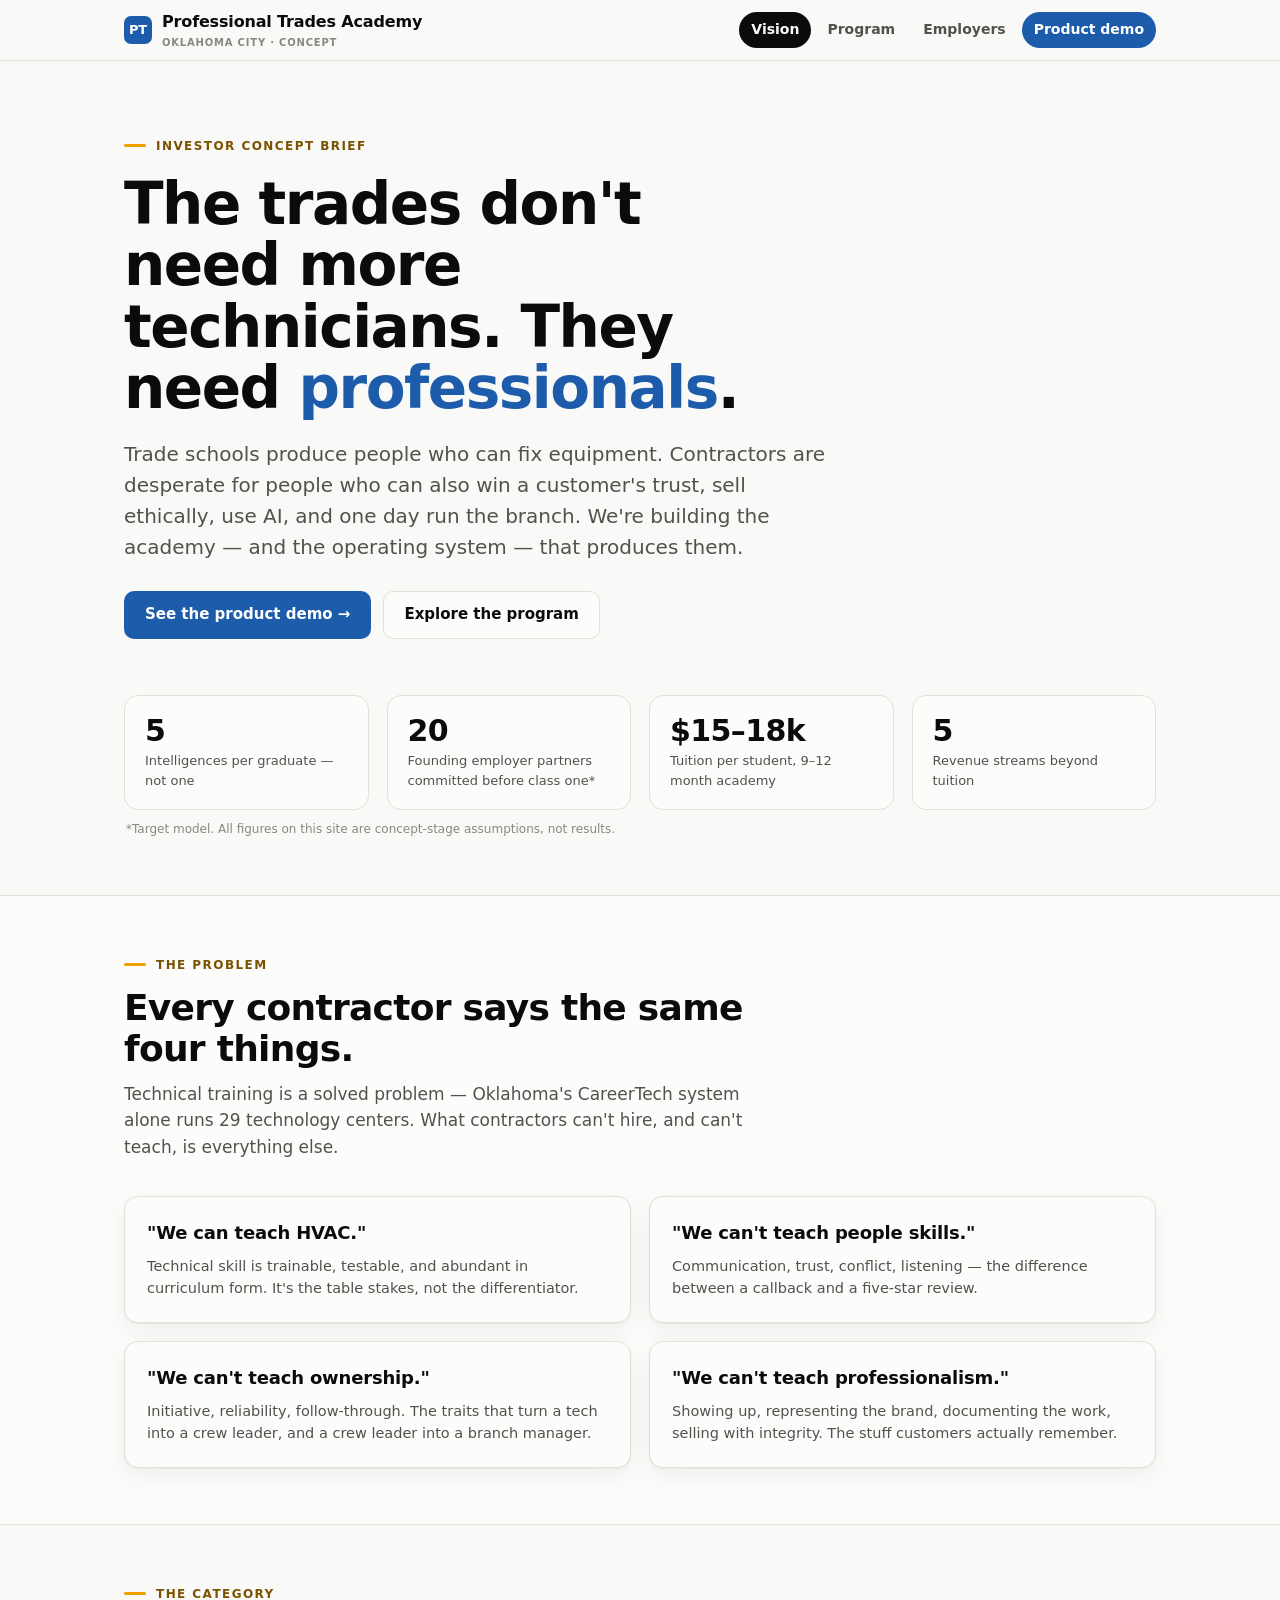
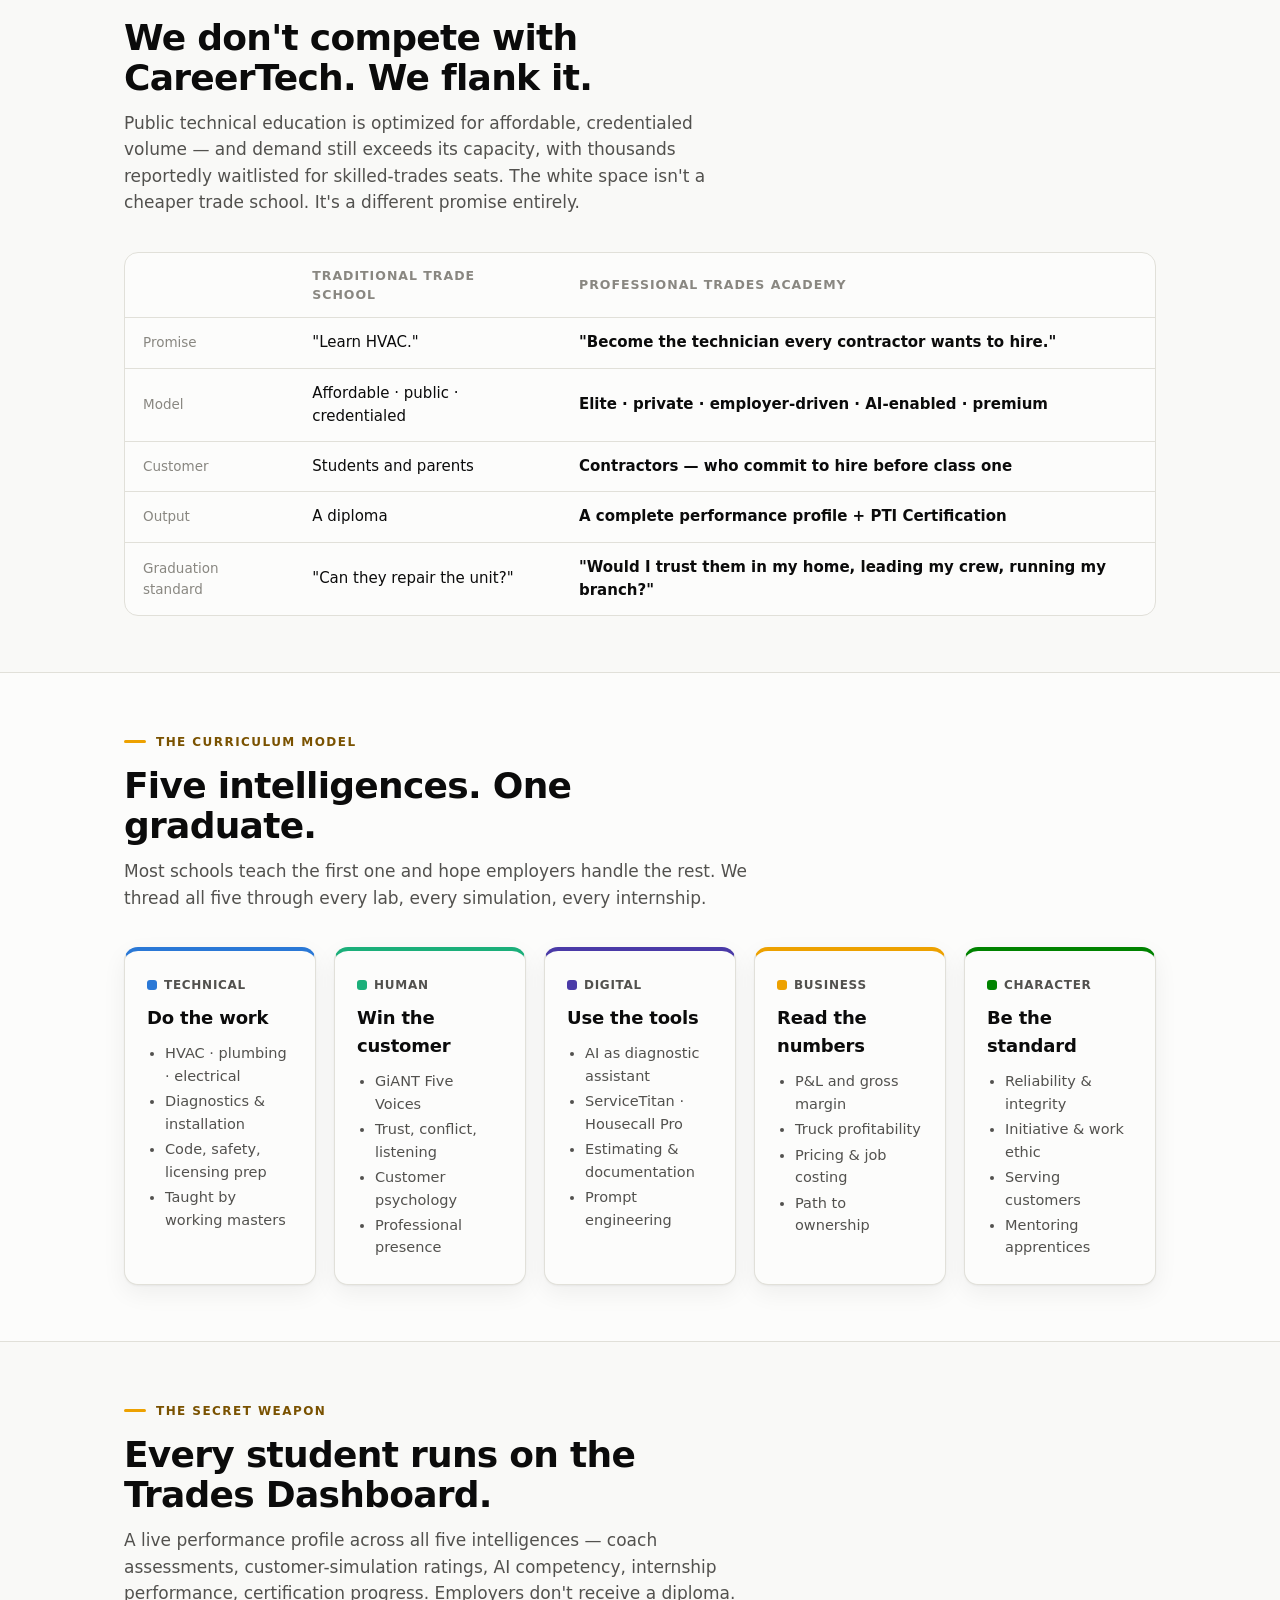
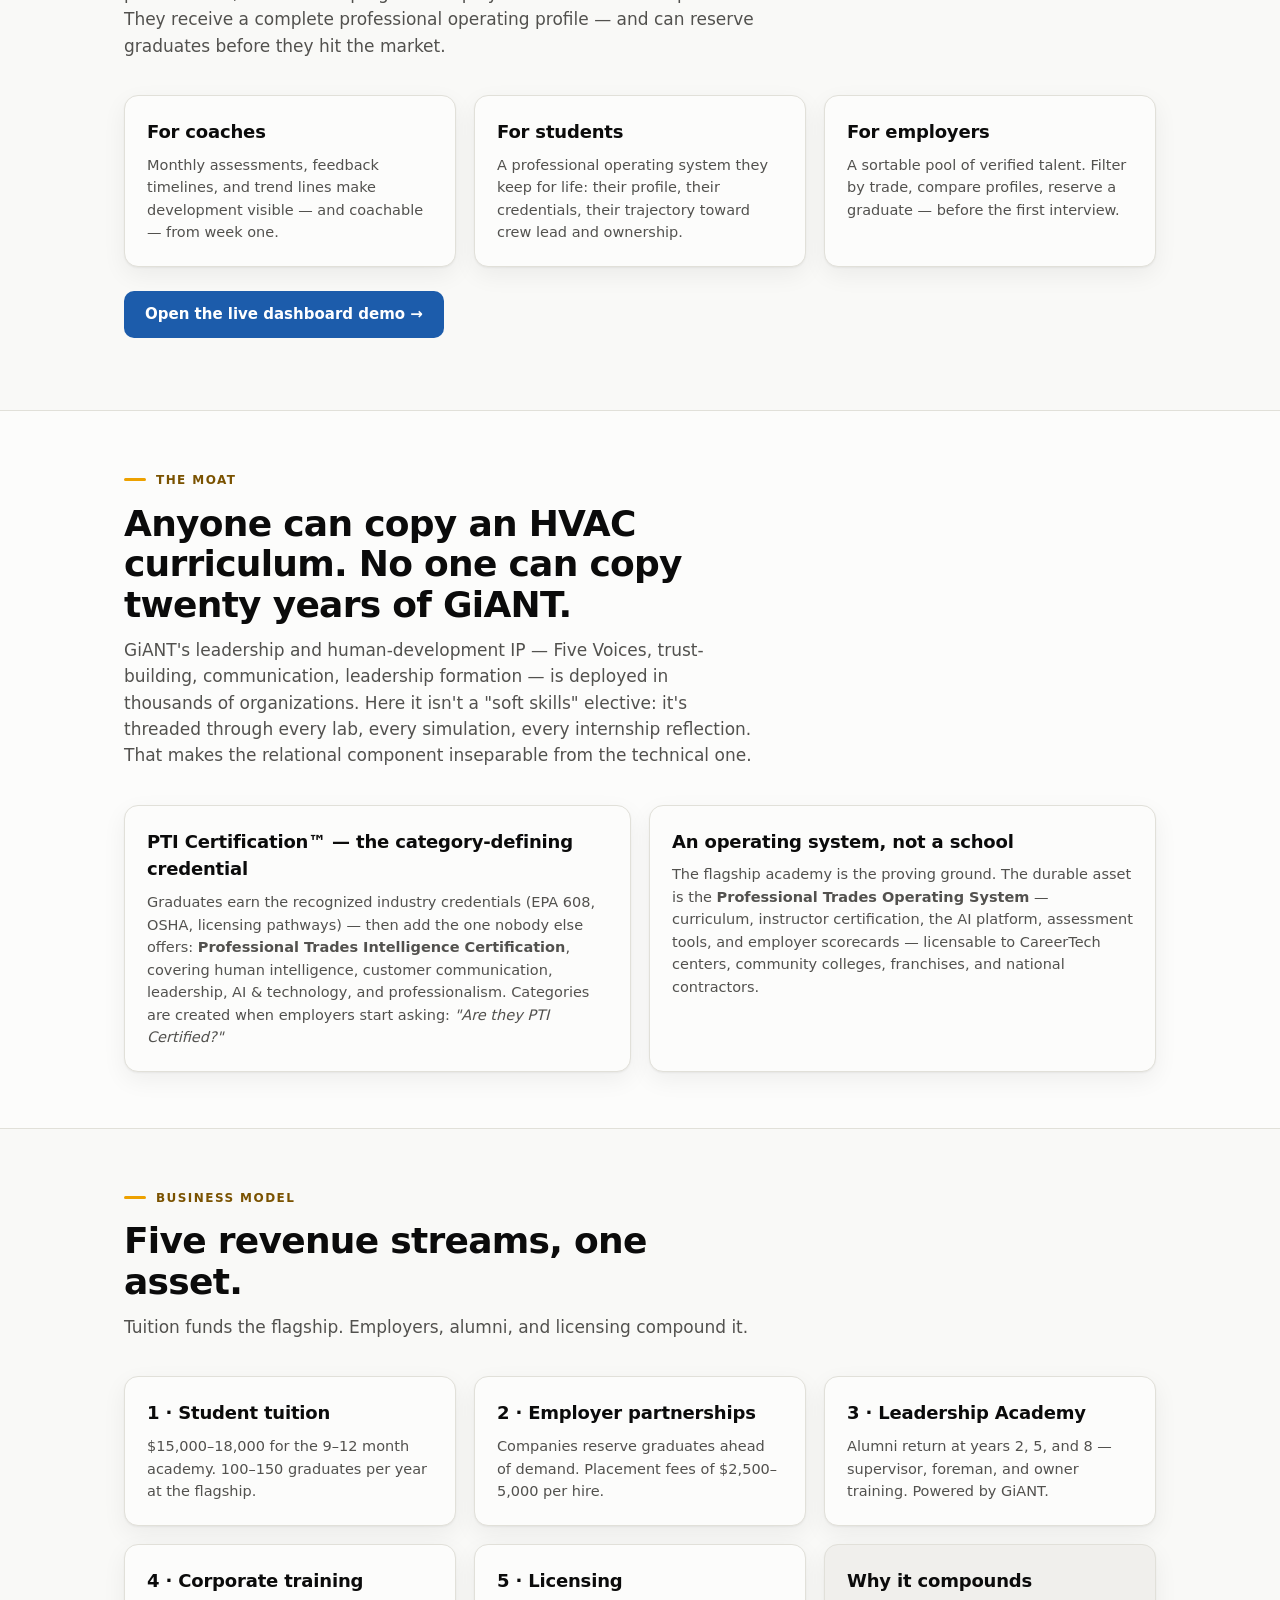
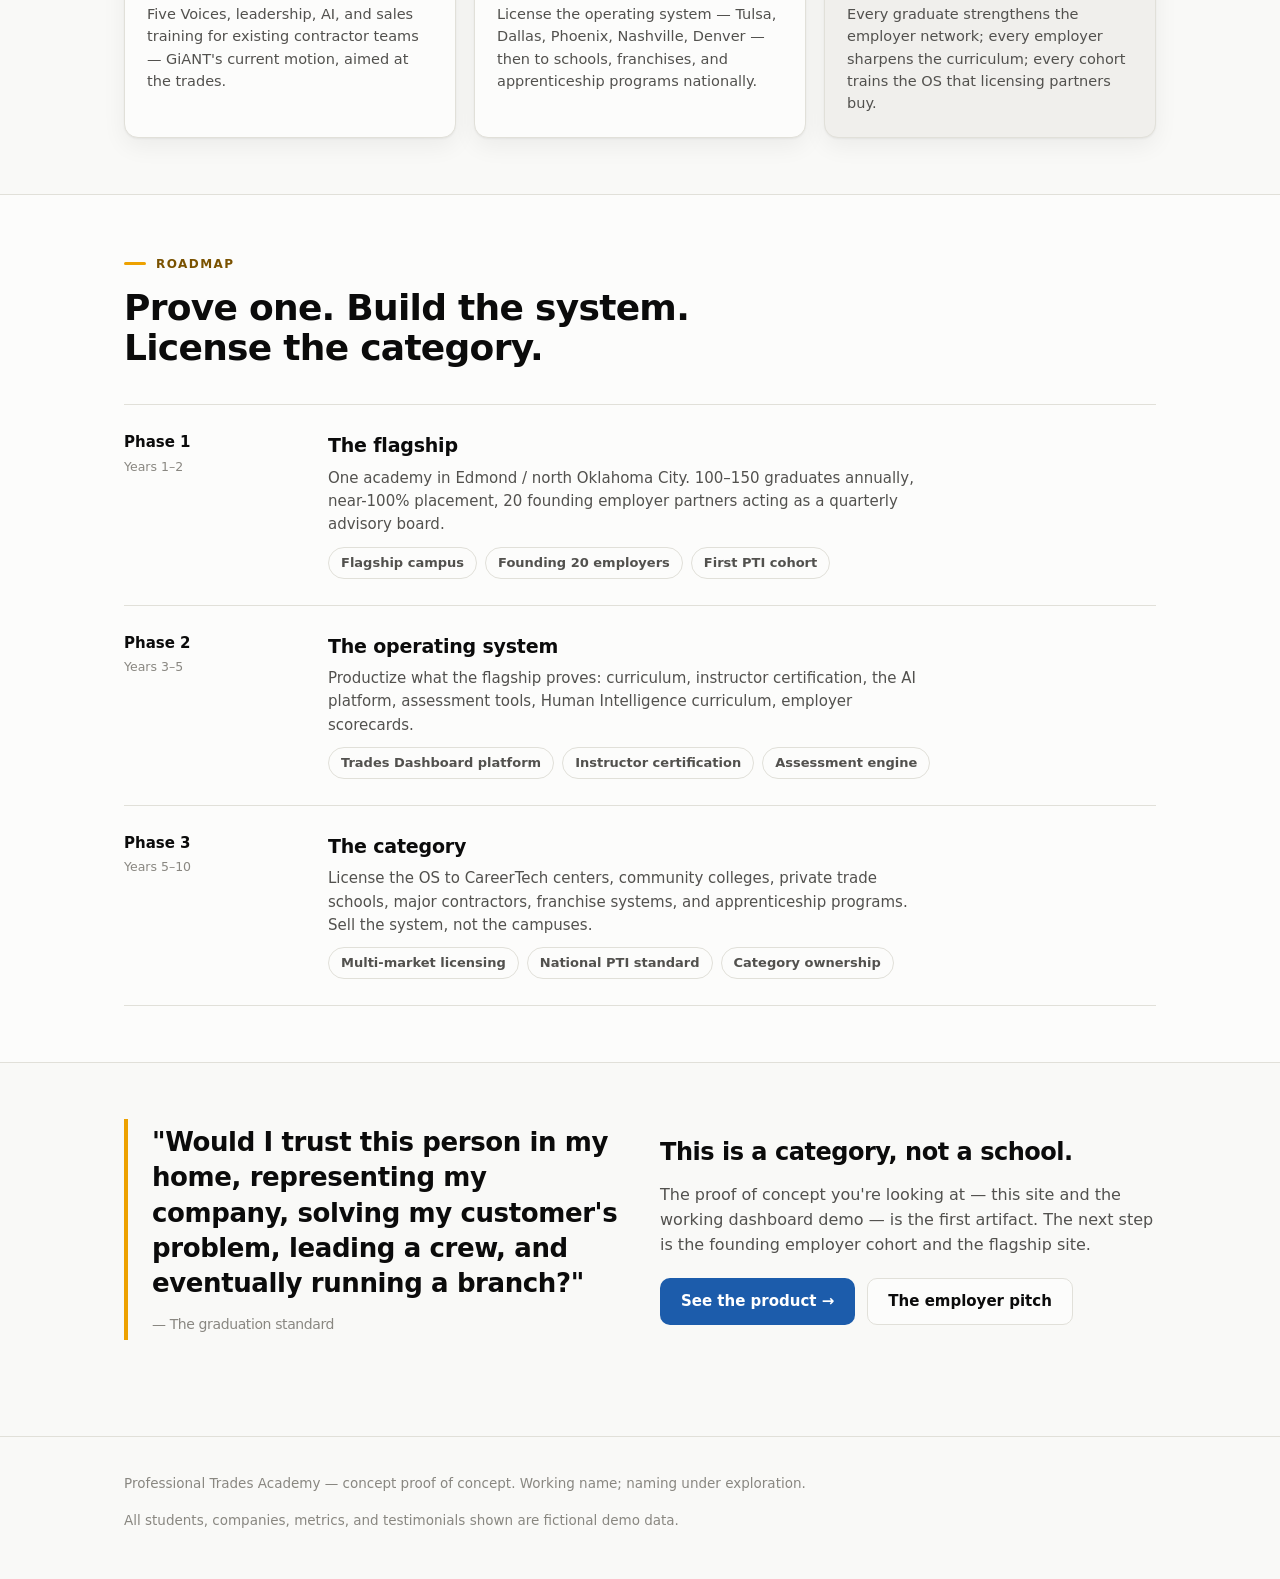
<file: index.html>
<!DOCTYPE html>
<html lang="en">
<head>
<meta charset="UTF-8">
<meta name="viewport" content="width=device-width, initial-scale=1.0">
<title>Professional Trades Academy — The Operating System for the Modern Trades Professional</title>
<link rel="icon" href="data:image/svg+xml,<svg xmlns=%22http://www.w3.org/2000/svg%22 viewBox=%220 0 100 100%22><text y=%22.9em%22 font-size=%2290%22>🛠️</text></svg>">
<link rel="stylesheet" href="assets/css/style.css">
</head>
<body>

<nav class="topnav">
  <div class="wrap">
    <a class="brandmark" href="index.html">
      <span class="glyph">PT</span>
      <span>Professional Trades Academy<small>Oklahoma City · Concept</small></span>
    </a>
    <div class="navlinks">
      <a href="index.html" class="active">Vision</a>
      <a href="program.html">Program</a>
      <a href="employers.html">Employers</a>
      <a href="dashboard.html" class="cta">Product demo</a>
    </div>
  </div>
</nav>

<header class="hero">
  <div class="wrap">
    <span class="kicker">Investor concept brief</span>
    <h1>The trades don't need more technicians. They need <em>professionals</em>.</h1>
    <p class="lede">
      Trade schools produce people who can fix equipment. Contractors are desperate for people who can
      also win a customer's trust, sell ethically, use AI, and one day run the branch.
      We're building the academy — and the operating system — that produces them.
    </p>
    <div class="actions">
      <a class="btn primary" href="dashboard.html">See the product demo →</a>
      <a class="btn ghost" href="program.html">Explore the program</a>
    </div>
  </div>
</header>

<section class="section" style="padding-top:0">
  <div class="wrap">
    <div class="statstrip">
      <div class="stat"><div class="num">5</div><div class="lbl">Intelligences per graduate — not one</div></div>
      <div class="stat"><div class="num">20</div><div class="lbl">Founding employer partners committed before class one*</div></div>
      <div class="stat"><div class="num">$15–18k</div><div class="lbl">Tuition per student, 9–12 month academy</div></div>
      <div class="stat"><div class="num">5</div><div class="lbl">Revenue streams beyond tuition</div></div>
    </div>
    <p style="font-size:12px;color:var(--ink-3);margin:10px 2px 0">*Target model. All figures on this site are concept-stage assumptions, not results.</p>
  </div>
</section>

<section class="section alt">
  <div class="wrap">
    <div class="section-head">
      <span class="kicker">The problem</span>
      <h2>Every contractor says the same four things.</h2>
      <p>Technical training is a solved problem — Oklahoma's CareerTech system alone runs 29 technology centers.
      What contractors can't hire, and can't teach, is everything else.</p>
    </div>
    <div class="grid cols-2">
      <div class="card"><h3>"We can teach HVAC."</h3><p>Technical skill is trainable, testable, and abundant in curriculum form. It's the table stakes, not the differentiator.</p></div>
      <div class="card"><h3>"We can't teach people skills."</h3><p>Communication, trust, conflict, listening — the difference between a callback and a five-star review.</p></div>
      <div class="card"><h3>"We can't teach ownership."</h3><p>Initiative, reliability, follow-through. The traits that turn a tech into a crew leader, and a crew leader into a branch manager.</p></div>
      <div class="card"><h3>"We can't teach professionalism."</h3><p>Showing up, representing the brand, documenting the work, selling with integrity. The stuff customers actually remember.</p></div>
    </div>
  </div>
</section>

<section class="section">
  <div class="wrap">
    <div class="section-head">
      <span class="kicker">The category</span>
      <h2>We don't compete with CareerTech. We flank it.</h2>
      <p>Public technical education is optimized for affordable, credentialed volume — and demand still exceeds
      its capacity, with thousands reportedly waitlisted for skilled-trades seats. The white space isn't
      a cheaper trade school. It's a different promise entirely.</p>
    </div>
    <div class="tablewrap">
      <table class="compare">
        <thead><tr><th></th><th>Traditional trade school</th><th>Professional Trades Academy</th></tr></thead>
        <tbody>
          <tr><td>Promise</td><td>"Learn HVAC."</td><td><strong>"Become the technician every contractor wants to hire."</strong></td></tr>
          <tr><td>Model</td><td>Affordable · public · credentialed</td><td><strong>Elite · private · employer-driven · AI-enabled · premium</strong></td></tr>
          <tr><td>Customer</td><td>Students and parents</td><td><strong>Contractors — who commit to hire before class one</strong></td></tr>
          <tr><td>Output</td><td>A diploma</td><td><strong>A complete performance profile + PTI Certification</strong></td></tr>
          <tr><td>Graduation standard</td><td>"Can they repair the unit?"</td><td><strong>"Would I trust them in my home, leading my crew, running my branch?"</strong></td></tr>
        </tbody>
      </table>
    </div>
  </div>
</section>

<section class="section alt">
  <div class="wrap">
    <div class="section-head">
      <span class="kicker">The curriculum model</span>
      <h2>Five intelligences. One graduate.</h2>
      <p>Most schools teach the first one and hope employers handle the rest.
      We thread all five through every lab, every simulation, every internship.</p>
    </div>
    <div class="grid cols-5">
      <div class="card int-card" style="--int-color:var(--int-technical)">
        <div class="int-chip"><span class="dot"></span>Technical</div>
        <h3>Do the work</h3>
        <ul><li>HVAC · plumbing · electrical</li><li>Diagnostics &amp; installation</li><li>Code, safety, licensing prep</li><li>Taught by working masters</li></ul>
      </div>
      <div class="card int-card" style="--int-color:var(--int-human)">
        <div class="int-chip"><span class="dot"></span>Human</div>
        <h3>Win the customer</h3>
        <ul><li>GiANT Five Voices</li><li>Trust, conflict, listening</li><li>Customer psychology</li><li>Professional presence</li></ul>
      </div>
      <div class="card int-card" style="--int-color:var(--int-digital)">
        <div class="int-chip"><span class="dot"></span>Digital</div>
        <h3>Use the tools</h3>
        <ul><li>AI as diagnostic assistant</li><li>ServiceTitan · Housecall Pro</li><li>Estimating &amp; documentation</li><li>Prompt engineering</li></ul>
      </div>
      <div class="card int-card" style="--int-color:var(--int-business)">
        <div class="int-chip"><span class="dot"></span>Business</div>
        <h3>Read the numbers</h3>
        <ul><li>P&amp;L and gross margin</li><li>Truck profitability</li><li>Pricing &amp; job costing</li><li>Path to ownership</li></ul>
      </div>
      <div class="card int-card" style="--int-color:var(--int-character)">
        <div class="int-chip"><span class="dot"></span>Character</div>
        <h3>Be the standard</h3>
        <ul><li>Reliability &amp; integrity</li><li>Initiative &amp; work ethic</li><li>Serving customers</li><li>Mentoring apprentices</li></ul>
      </div>
    </div>
  </div>
</section>

<section class="section">
  <div class="wrap">
    <div class="section-head">
      <span class="kicker">The secret weapon</span>
      <h2>Every student runs on the Trades Dashboard.</h2>
      <p>A live performance profile across all five intelligences — coach assessments, customer-simulation
      ratings, AI competency, internship performance, certification progress. Employers don't receive a
      diploma. They receive a complete professional operating profile — and can reserve graduates before
      they hit the market.</p>
    </div>
    <div class="grid cols-3">
      <div class="card"><h3>For coaches</h3><p>Monthly assessments, feedback timelines, and trend lines make development visible — and coachable — from week one.</p></div>
      <div class="card"><h3>For students</h3><p>A professional operating system they keep for life: their profile, their credentials, their trajectory toward crew lead and ownership.</p></div>
      <div class="card"><h3>For employers</h3><p>A sortable pool of verified talent. Filter by trade, compare profiles, reserve a graduate — before the first interview.</p></div>
    </div>
    <p style="margin-top:24px"><a class="btn primary" href="dashboard.html">Open the live dashboard demo →</a></p>
  </div>
</section>

<section class="section alt">
  <div class="wrap">
    <div class="section-head">
      <span class="kicker">The moat</span>
      <h2>Anyone can copy an HVAC curriculum. No one can copy twenty years of GiANT.</h2>
      <p>GiANT's leadership and human-development IP — Five Voices, trust-building, communication,
      leadership formation — is deployed in thousands of organizations. Here it isn't a "soft skills"
      elective: it's threaded through every lab, every simulation, every internship reflection.
      That makes the relational component inseparable from the technical one.</p>
    </div>
    <div class="grid cols-2">
      <div class="card">
        <h3>PTI Certification™ — the category-defining credential</h3>
        <p>Graduates earn the recognized industry credentials (EPA 608, OSHA, licensing pathways) —
        then add the one nobody else offers: <strong>Professional Trades Intelligence Certification</strong>,
        covering human intelligence, customer communication, leadership, AI &amp; technology, and professionalism.
        Categories are created when employers start asking: <em>"Are they PTI Certified?"</em></p>
      </div>
      <div class="card">
        <h3>An operating system, not a school</h3>
        <p>The flagship academy is the proving ground. The durable asset is the
        <strong>Professional Trades Operating System</strong> — curriculum, instructor certification,
        the AI platform, assessment tools, and employer scorecards — licensable to CareerTech centers,
        community colleges, franchises, and national contractors.</p>
      </div>
    </div>
  </div>
</section>

<section class="section">
  <div class="wrap">
    <div class="section-head">
      <span class="kicker">Business model</span>
      <h2>Five revenue streams, one asset.</h2>
      <p>Tuition funds the flagship. Employers, alumni, and licensing compound it.</p>
    </div>
    <div class="grid cols-3">
      <div class="card"><h3>1 · Student tuition</h3><p>$15,000–18,000 for the 9–12 month academy. 100–150 graduates per year at the flagship.</p></div>
      <div class="card"><h3>2 · Employer partnerships</h3><p>Companies reserve graduates ahead of demand. Placement fees of $2,500–5,000 per hire.</p></div>
      <div class="card"><h3>3 · Leadership Academy</h3><p>Alumni return at years 2, 5, and 8 — supervisor, foreman, and owner training. Powered by GiANT.</p></div>
      <div class="card"><h3>4 · Corporate training</h3><p>Five Voices, leadership, AI, and sales training for existing contractor teams — GiANT's current motion, aimed at the trades.</p></div>
      <div class="card"><h3>5 · Licensing</h3><p>License the operating system — Tulsa, Dallas, Phoenix, Nashville, Denver — then to schools, franchises, and apprenticeship programs nationally.</p></div>
      <div class="card" style="background:var(--surface-2)"><h3>Why it compounds</h3><p>Every graduate strengthens the employer network; every employer sharpens the curriculum; every cohort trains the OS that licensing partners buy.</p></div>
    </div>
  </div>
</section>

<section class="section alt">
  <div class="wrap">
    <div class="section-head">
      <span class="kicker">Roadmap</span>
      <h2>Prove one. Build the system. License the category.</h2>
    </div>
    <div class="phase">
      <div class="when">Phase 1<small>Years 1–2</small></div>
      <div>
        <h3>The flagship</h3>
        <p>One academy in Edmond / north Oklahoma City. 100–150 graduates annually, near-100% placement,
        20 founding employer partners acting as a quarterly advisory board.</p>
        <div class="pills"><span class="pill">Flagship campus</span><span class="pill">Founding 20 employers</span><span class="pill">First PTI cohort</span></div>
      </div>
    </div>
    <div class="phase">
      <div class="when">Phase 2<small>Years 3–5</small></div>
      <div>
        <h3>The operating system</h3>
        <p>Productize what the flagship proves: curriculum, instructor certification, the AI platform,
        assessment tools, Human Intelligence curriculum, employer scorecards.</p>
        <div class="pills"><span class="pill">Trades Dashboard platform</span><span class="pill">Instructor certification</span><span class="pill">Assessment engine</span></div>
      </div>
    </div>
    <div class="phase">
      <div class="when">Phase 3<small>Years 5–10</small></div>
      <div>
        <h3>The category</h3>
        <p>License the OS to CareerTech centers, community colleges, private trade schools, major contractors,
        franchise systems, and apprenticeship programs. Sell the system, not the campuses.</p>
        <div class="pills"><span class="pill">Multi-market licensing</span><span class="pill">National PTI standard</span><span class="pill">Category ownership</span></div>
      </div>
    </div>
  </div>
</section>

<section class="section">
  <div class="wrap split">
    <blockquote class="bigquote">
      "Would I trust this person in my home, representing my company, solving my customer's problem,
      leading a crew, and eventually running a branch?"
      <footer>— The graduation standard</footer>
    </blockquote>
    <div>
      <h2 style="letter-spacing:-0.02em;margin:0 0 12px">This is a category, not a school.</h2>
      <p style="color:var(--ink-2);margin:0 0 20px">The proof of concept you're looking at — this site and the
      working dashboard demo — is the first artifact. The next step is the founding employer cohort
      and the flagship site.</p>
      <div class="actions" style="display:flex;gap:12px;flex-wrap:wrap">
        <a class="btn primary" href="dashboard.html">See the product →</a>
        <a class="btn ghost" href="employers.html">The employer pitch</a>
      </div>
    </div>
  </div>
</section>

<footer class="footer">
  <div class="wrap">
    <span>Professional Trades Academy — concept proof of concept. Working name; naming under exploration.</span>
    <span>All students, companies, metrics, and testimonials shown are fictional demo data.</span>
  </div>
</footer>

</body>
</html>
</file>
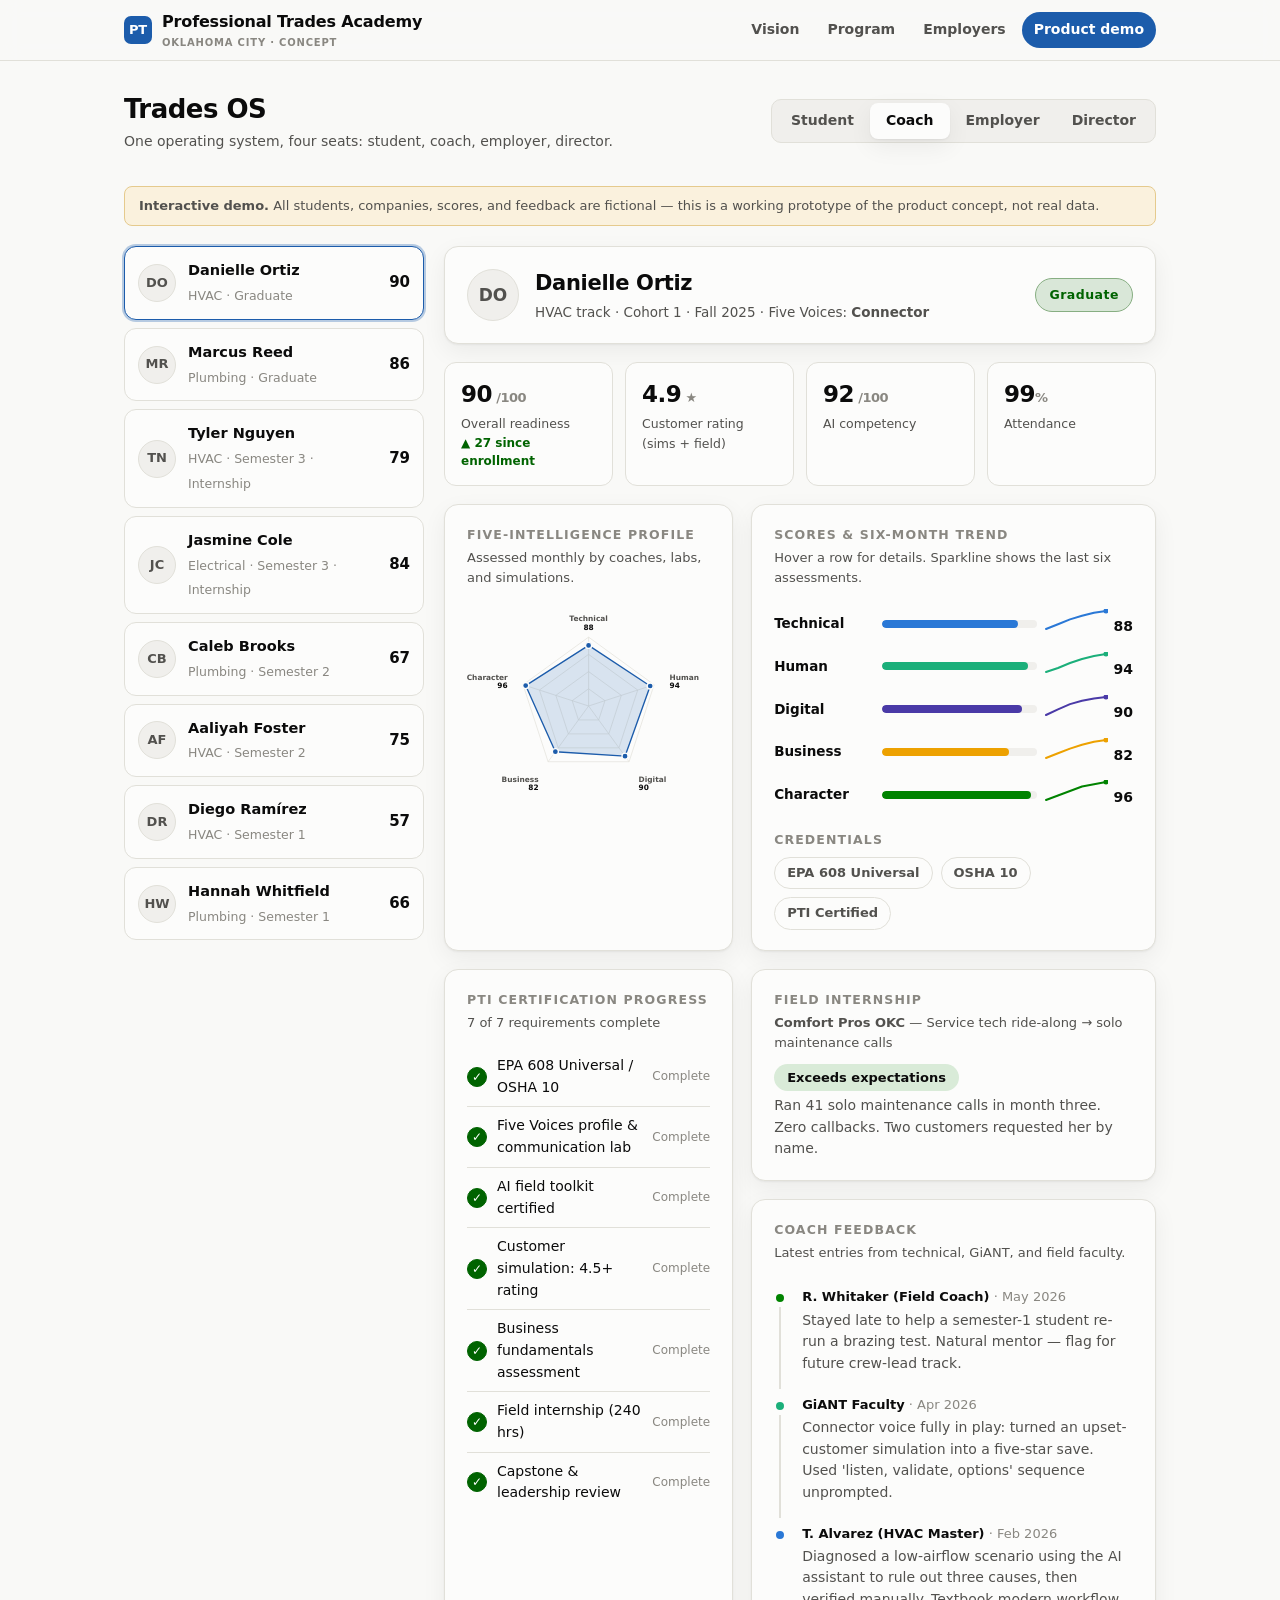
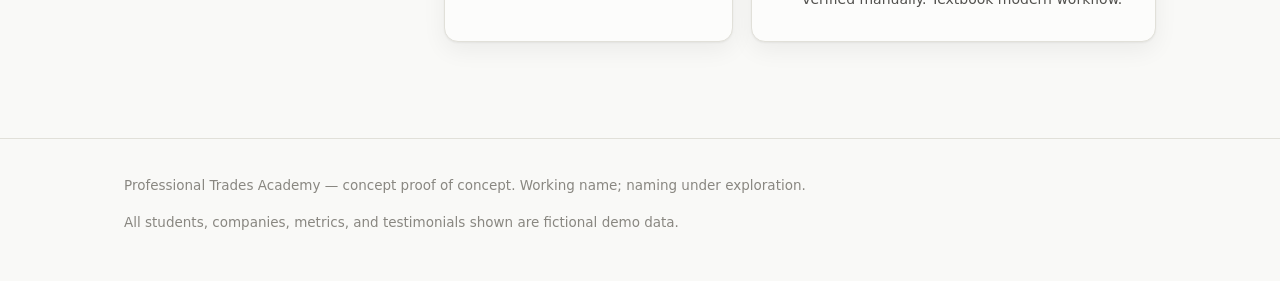
<file: dashboard.html>
<!DOCTYPE html>
<html lang="en">
<head>
<meta charset="UTF-8">
<meta name="viewport" content="width=device-width, initial-scale=1.0">
<title>Trades Dashboard — Professional Trades Academy</title>
<link rel="icon" href="data:image/svg+xml,<svg xmlns=%22http://www.w3.org/2000/svg%22 viewBox=%220 0 100 100%22><text y=%22.9em%22 font-size=%2290%22>🛠️</text></svg>">
<link rel="stylesheet" href="assets/css/style.css">
</head>
<body>

<nav class="topnav">
  <div class="wrap">
    <a class="brandmark" href="index.html">
      <span class="glyph">PT</span>
      <span>Professional Trades Academy<small>Oklahoma City · Concept</small></span>
    </a>
    <div class="navlinks">
      <a href="index.html">Vision</a>
      <a href="program.html">Program</a>
      <a href="employers.html">Employers</a>
      <a href="dashboard.html" class="cta active">Product demo</a>
    </div>
  </div>
</nav>

<main class="wrap">
  <div class="dash-head">
    <div>
      <h1>Trades OS</h1>
      <p class="sub">One operating system, four seats: student, coach, employer, director.</p>
    </div>
    <div class="viewtoggle" role="tablist" aria-label="Dashboard view">
      <button id="v-student" role="tab" aria-selected="false">Student</button>
      <button id="v-coach" class="on" role="tab" aria-selected="true">Coach</button>
      <button id="v-employer" role="tab" aria-selected="false">Employer</button>
      <button id="v-director" role="tab" aria-selected="false">Director</button>
    </div>
  </div>

  <p class="demo-note">
    <strong>Interactive demo.</strong> All students, companies, scores, and feedback are fictional —
    this is a working prototype of the product concept, not real data.
  </p>

  <div id="student-view" class="hidden"></div>

  <div id="coach-view" class="dash-layout">
    <aside>
      <div class="roster" id="roster" aria-label="Student roster"></div>
    </aside>
    <section class="profile" id="profile" aria-live="polite"></section>
  </div>

  <div id="employer-view" class="hidden">
    <div class="emp-toolbar">
      <label for="f-track">Trade</label>
      <select id="f-track">
        <option value="all">All trades</option>
        <option value="HVAC">HVAC</option>
        <option value="Plumbing">Plumbing</option>
        <option value="Electrical">Electrical</option>
      </select>
      <label for="f-sort">Sort by</label>
      <select id="f-sort">
        <option value="overall">Overall readiness</option>
        <option value="rating">Customer rating</option>
      </select>
      <span style="font-size:13px;color:var(--ink-3);margin-left:auto">Showing graduates &amp; semester-3 candidates</span>
    </div>
    <div class="gradgrid" id="gradgrid"></div>
  </div>

  <div id="director-view" class="hidden"></div>
</main>

<footer class="footer">
  <div class="wrap">
    <span>Professional Trades Academy — concept proof of concept. Working name; naming under exploration.</span>
    <span>All students, companies, metrics, and testimonials shown are fictional demo data.</span>
  </div>
</footer>

<script src="assets/js/data.js"></script>
<script src="assets/js/dashboard.js"></script>
</body>
</html>
</file>
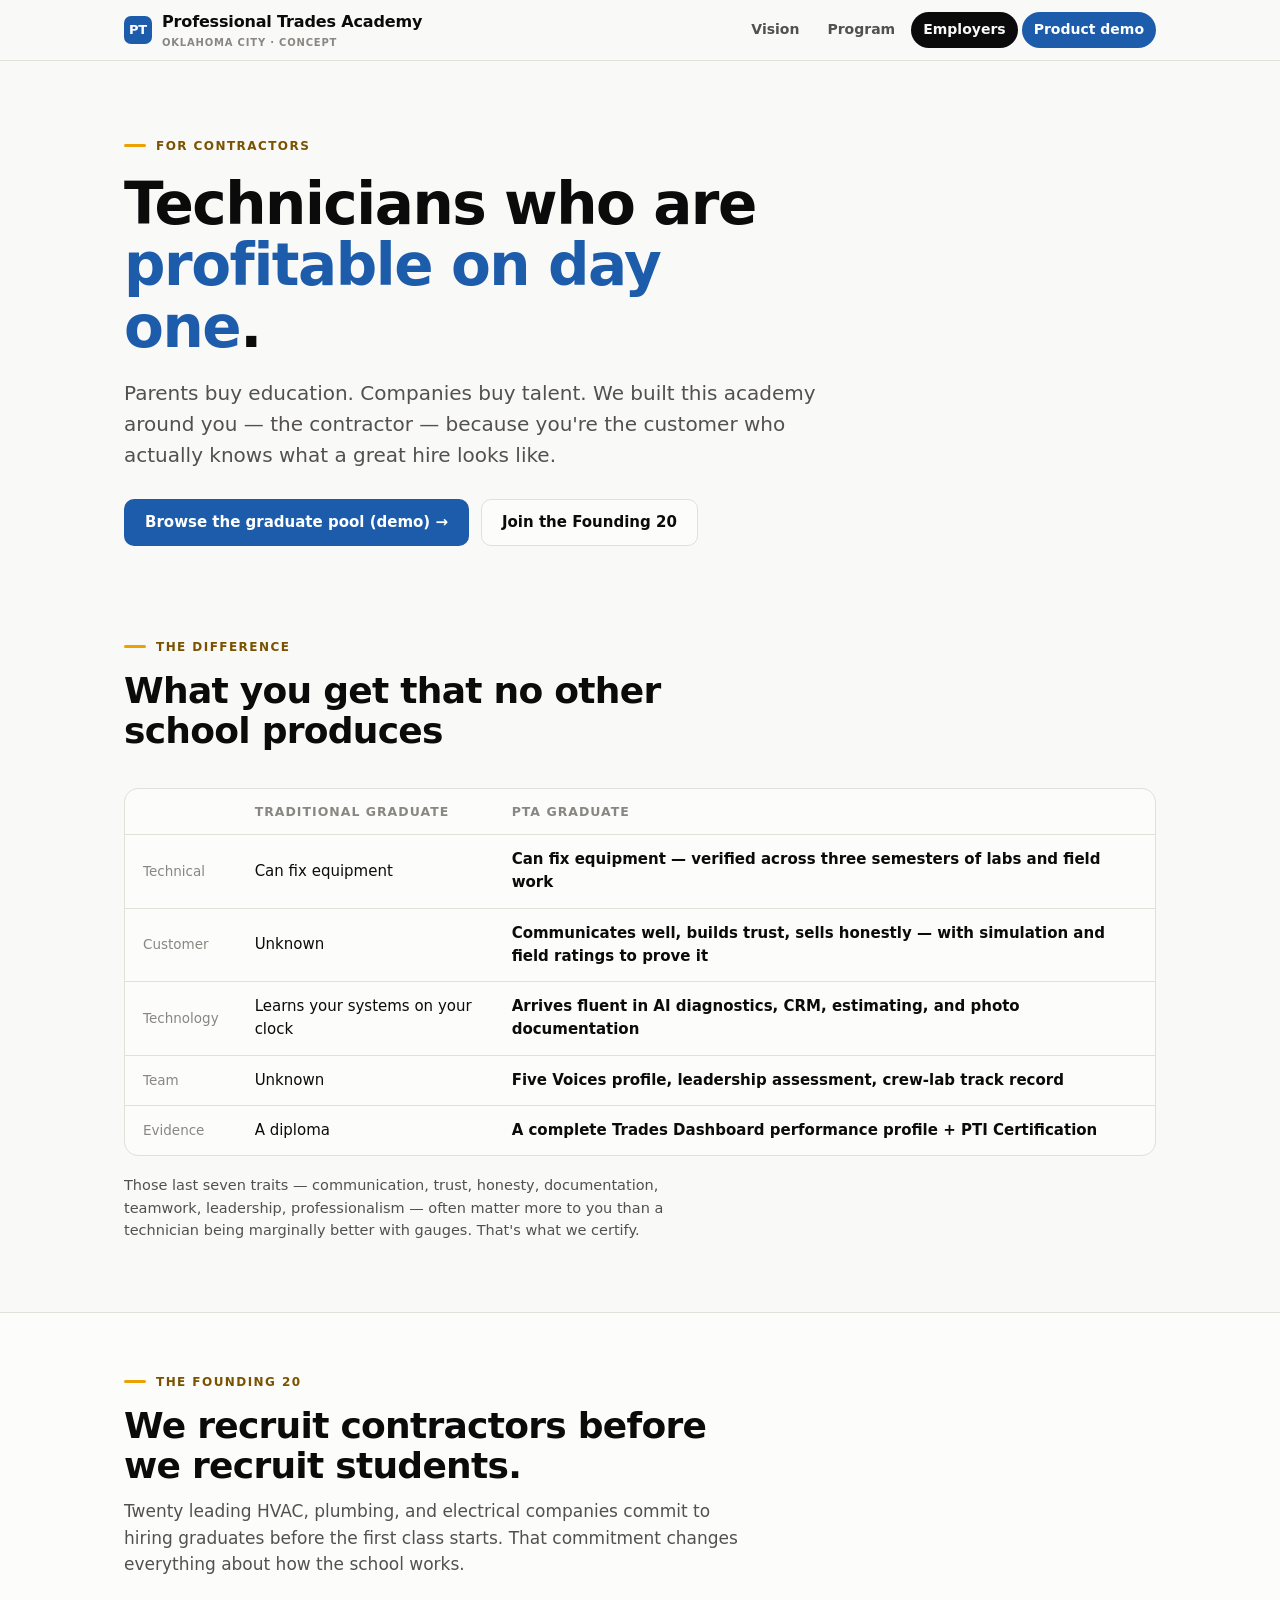
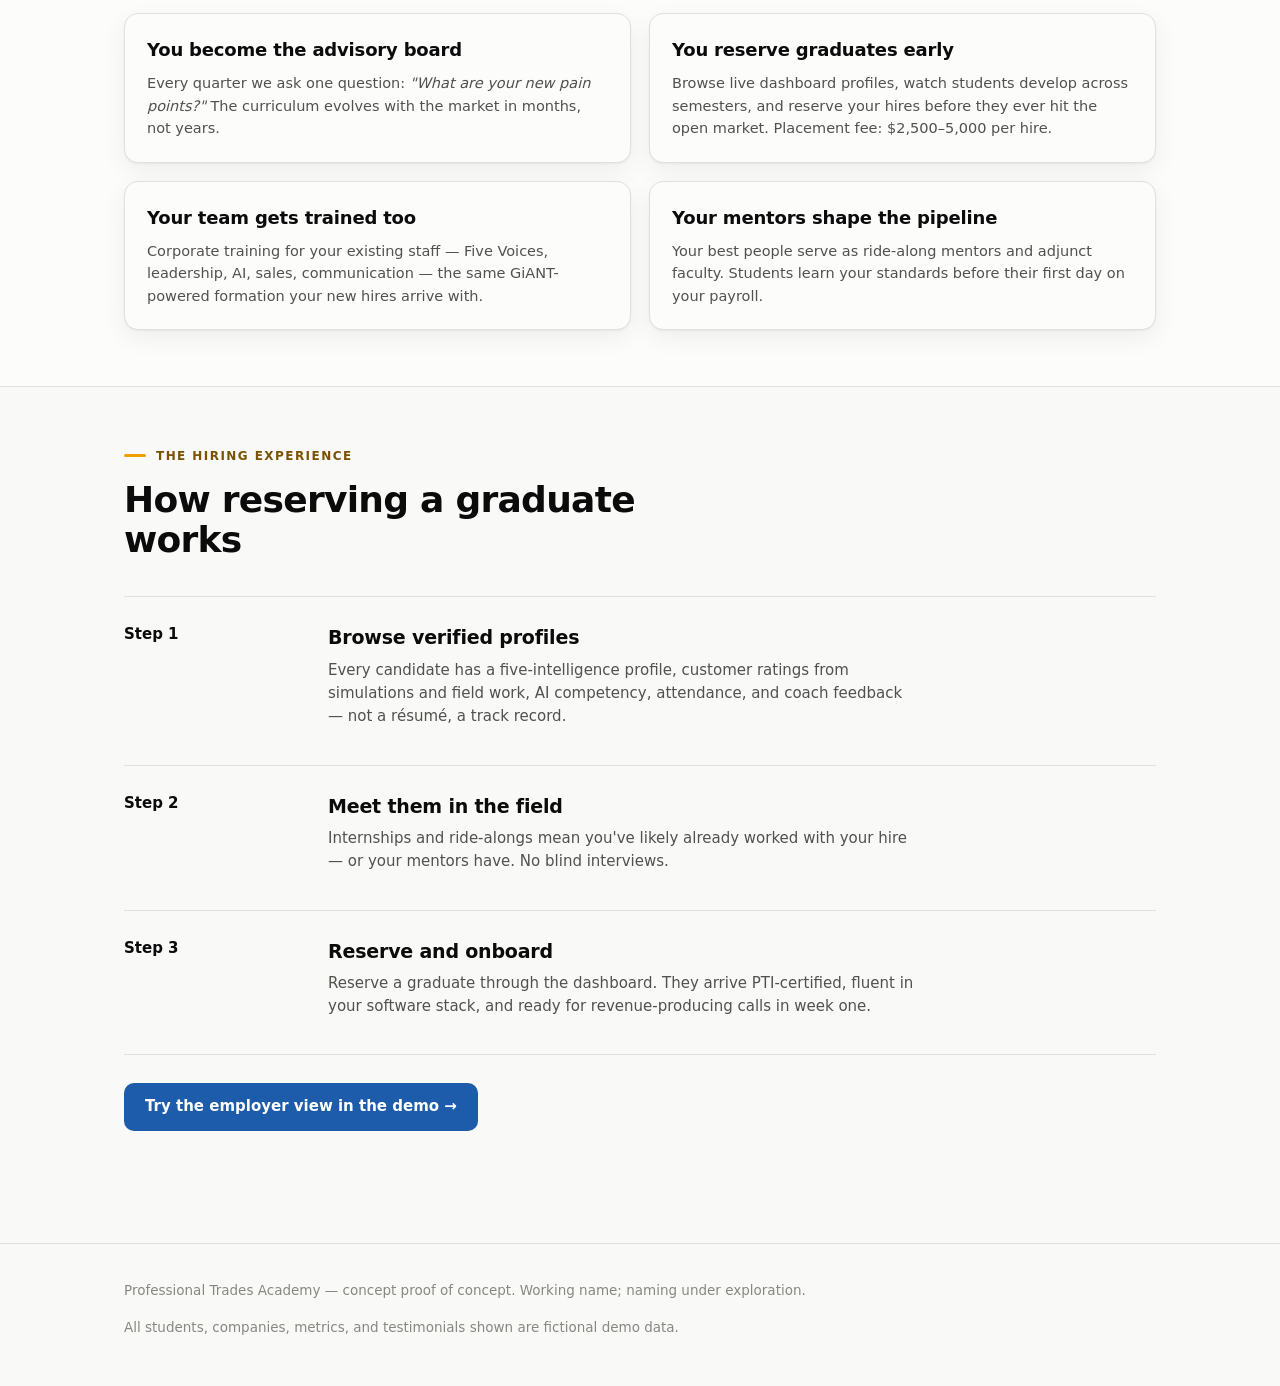
<file: employers.html>
<!DOCTYPE html>
<html lang="en">
<head>
<meta charset="UTF-8">
<meta name="viewport" content="width=device-width, initial-scale=1.0">
<title>For Employers — Professional Trades Academy</title>
<link rel="icon" href="data:image/svg+xml,<svg xmlns=%22http://www.w3.org/2000/svg%22 viewBox=%220 0 100 100%22><text y=%22.9em%22 font-size=%2290%22>🛠️</text></svg>">
<link rel="stylesheet" href="assets/css/style.css">
</head>
<body>

<nav class="topnav">
  <div class="wrap">
    <a class="brandmark" href="index.html">
      <span class="glyph">PT</span>
      <span>Professional Trades Academy<small>Oklahoma City · Concept</small></span>
    </a>
    <div class="navlinks">
      <a href="index.html">Vision</a>
      <a href="program.html">Program</a>
      <a href="employers.html" class="active">Employers</a>
      <a href="dashboard.html" class="cta">Product demo</a>
    </div>
  </div>
</nav>

<header class="hero" style="padding-bottom:32px">
  <div class="wrap">
    <span class="kicker">For contractors</span>
    <h1>Technicians who are <em>profitable on day one</em>.</h1>
    <p class="lede">
      Parents buy education. Companies buy talent. We built this academy around you —
      the contractor — because you're the customer who actually knows what a great hire looks like.
    </p>
    <div class="actions">
      <a class="btn primary" href="dashboard.html">Browse the graduate pool (demo) →</a>
      <a class="btn ghost" href="mailto:hello@example.com?subject=Founding%2020%20—%20Employer%20Partnership">Join the Founding 20</a>
    </div>
  </div>
</header>

<section class="section">
  <div class="wrap">
    <div class="section-head">
      <span class="kicker">The difference</span>
      <h2>What you get that no other school produces</h2>
    </div>
    <div class="tablewrap">
      <table class="compare">
        <thead><tr><th></th><th>Traditional graduate</th><th>PTA graduate</th></tr></thead>
        <tbody>
          <tr><td>Technical</td><td>Can fix equipment</td><td><strong>Can fix equipment — verified across three semesters of labs and field work</strong></td></tr>
          <tr><td>Customer</td><td>Unknown</td><td><strong>Communicates well, builds trust, sells honestly — with simulation and field ratings to prove it</strong></td></tr>
          <tr><td>Technology</td><td>Learns your systems on your clock</td><td><strong>Arrives fluent in AI diagnostics, CRM, estimating, and photo documentation</strong></td></tr>
          <tr><td>Team</td><td>Unknown</td><td><strong>Five Voices profile, leadership assessment, crew-lab track record</strong></td></tr>
          <tr><td>Evidence</td><td>A diploma</td><td><strong>A complete Trades Dashboard performance profile + PTI Certification</strong></td></tr>
        </tbody>
      </table>
    </div>
    <p style="font-size:14.5px;color:var(--ink-2);max-width:62ch;margin-top:18px">
      Those last seven traits — communication, trust, honesty, documentation, teamwork, leadership,
      professionalism — often matter more to you than a technician being marginally better with gauges.
      That's what we certify.
    </p>
  </div>
</section>

<section class="section alt">
  <div class="wrap">
    <div class="section-head">
      <span class="kicker">The founding 20</span>
      <h2>We recruit contractors before we recruit students.</h2>
      <p>Twenty leading HVAC, plumbing, and electrical companies commit to hiring graduates before
      the first class starts. That commitment changes everything about how the school works.</p>
    </div>
    <div class="grid cols-2">
      <div class="card">
        <h3>You become the advisory board</h3>
        <p>Every quarter we ask one question: <em>"What are your new pain points?"</em>
        The curriculum evolves with the market in months, not years.</p>
      </div>
      <div class="card">
        <h3>You reserve graduates early</h3>
        <p>Browse live dashboard profiles, watch students develop across semesters, and reserve
        your hires before they ever hit the open market. Placement fee: $2,500–5,000 per hire.</p>
      </div>
      <div class="card">
        <h3>Your team gets trained too</h3>
        <p>Corporate training for your existing staff — Five Voices, leadership, AI, sales,
        communication — the same GiANT-powered formation your new hires arrive with.</p>
      </div>
      <div class="card">
        <h3>Your mentors shape the pipeline</h3>
        <p>Your best people serve as ride-along mentors and adjunct faculty. Students learn your
        standards before their first day on your payroll.</p>
      </div>
    </div>
  </div>
</section>

<section class="section">
  <div class="wrap">
    <div class="section-head">
      <span class="kicker">The hiring experience</span>
      <h2>How reserving a graduate works</h2>
    </div>
    <div class="phase">
      <div class="when">Step 1</div>
      <div><h3>Browse verified profiles</h3><p>Every candidate has a five-intelligence profile, customer ratings from simulations and field work, AI competency, attendance, and coach feedback — not a résumé, a track record.</p></div>
    </div>
    <div class="phase">
      <div class="when">Step 2</div>
      <div><h3>Meet them in the field</h3><p>Internships and ride-alongs mean you've likely already worked with your hire — or your mentors have. No blind interviews.</p></div>
    </div>
    <div class="phase">
      <div class="when">Step 3</div>
      <div><h3>Reserve and onboard</h3><p>Reserve a graduate through the dashboard. They arrive PTI-certified, fluent in your software stack, and ready for revenue-producing calls in week one.</p></div>
    </div>
    <p style="margin-top:28px"><a class="btn primary" href="dashboard.html">Try the employer view in the demo →</a></p>
  </div>
</section>

<footer class="footer">
  <div class="wrap">
    <span>Professional Trades Academy — concept proof of concept. Working name; naming under exploration.</span>
    <span>All students, companies, metrics, and testimonials shown are fictional demo data.</span>
  </div>
</footer>

</body>
</html>
</file>
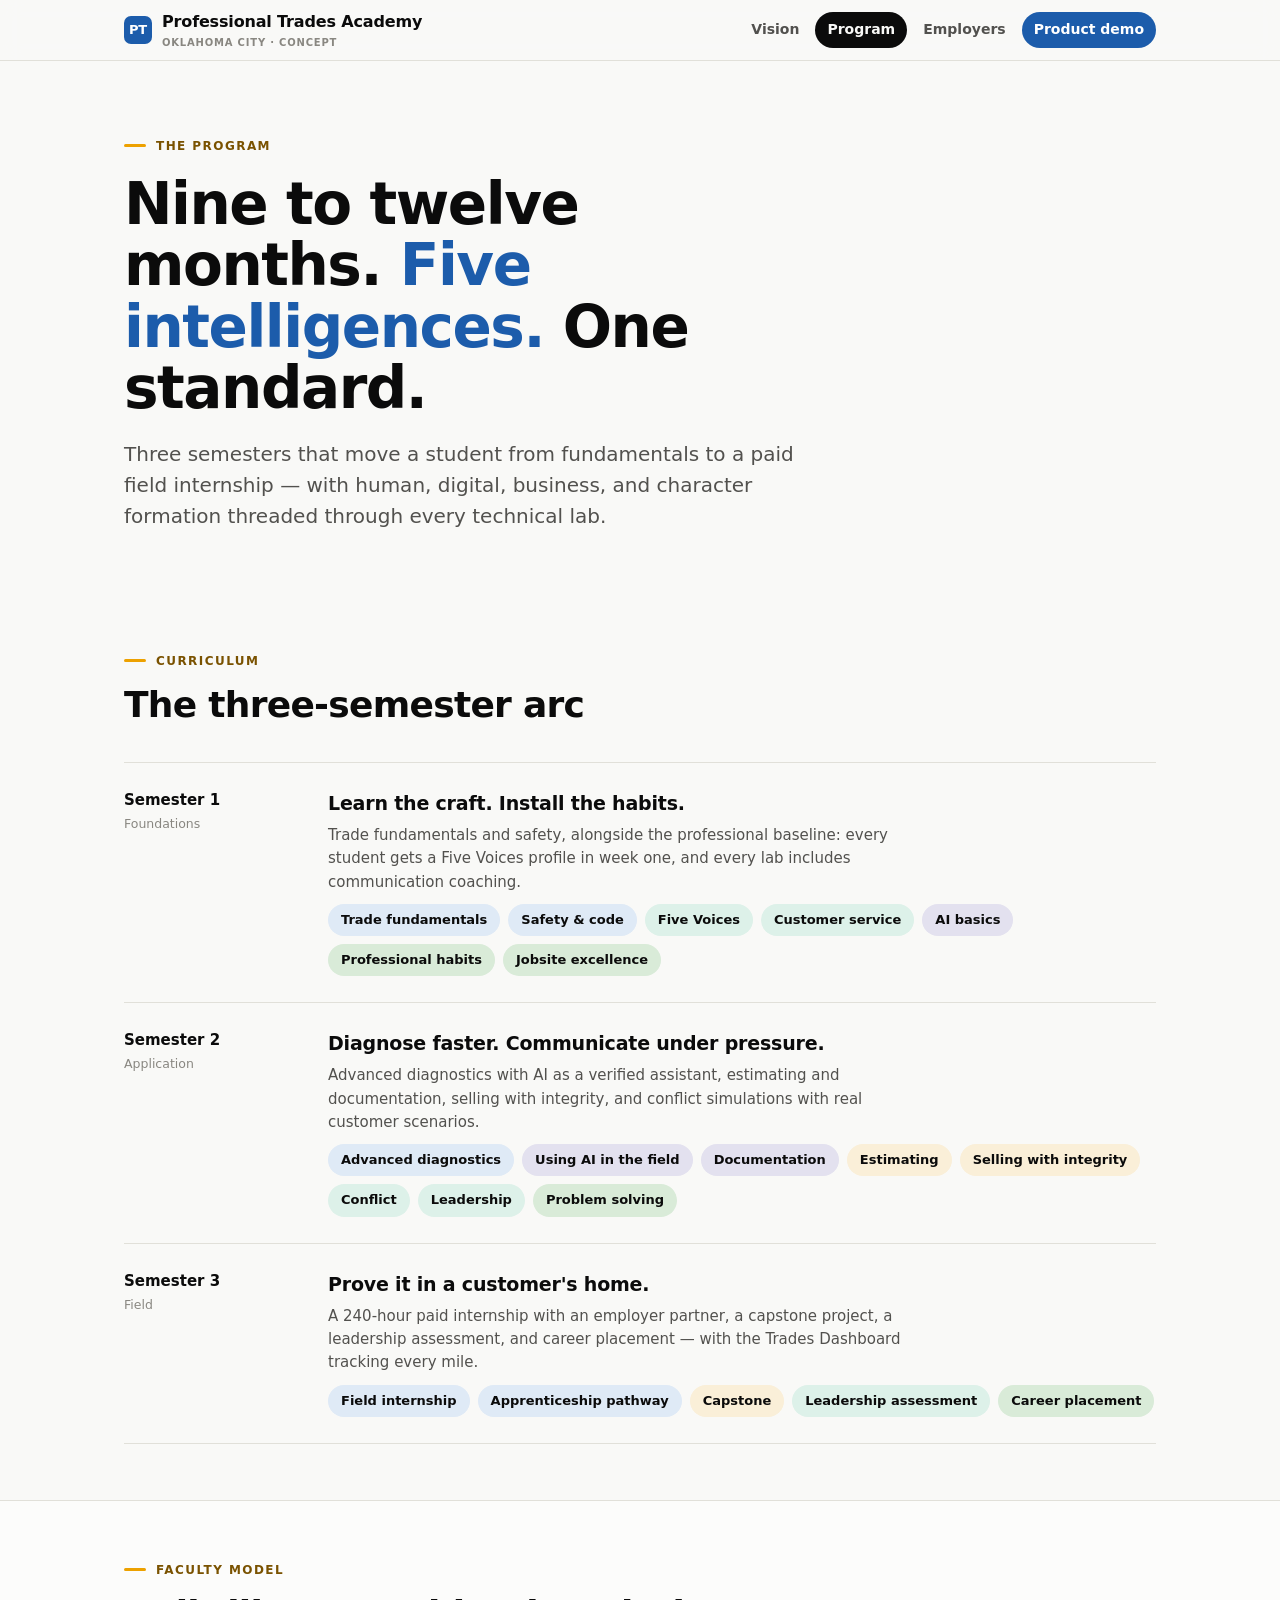
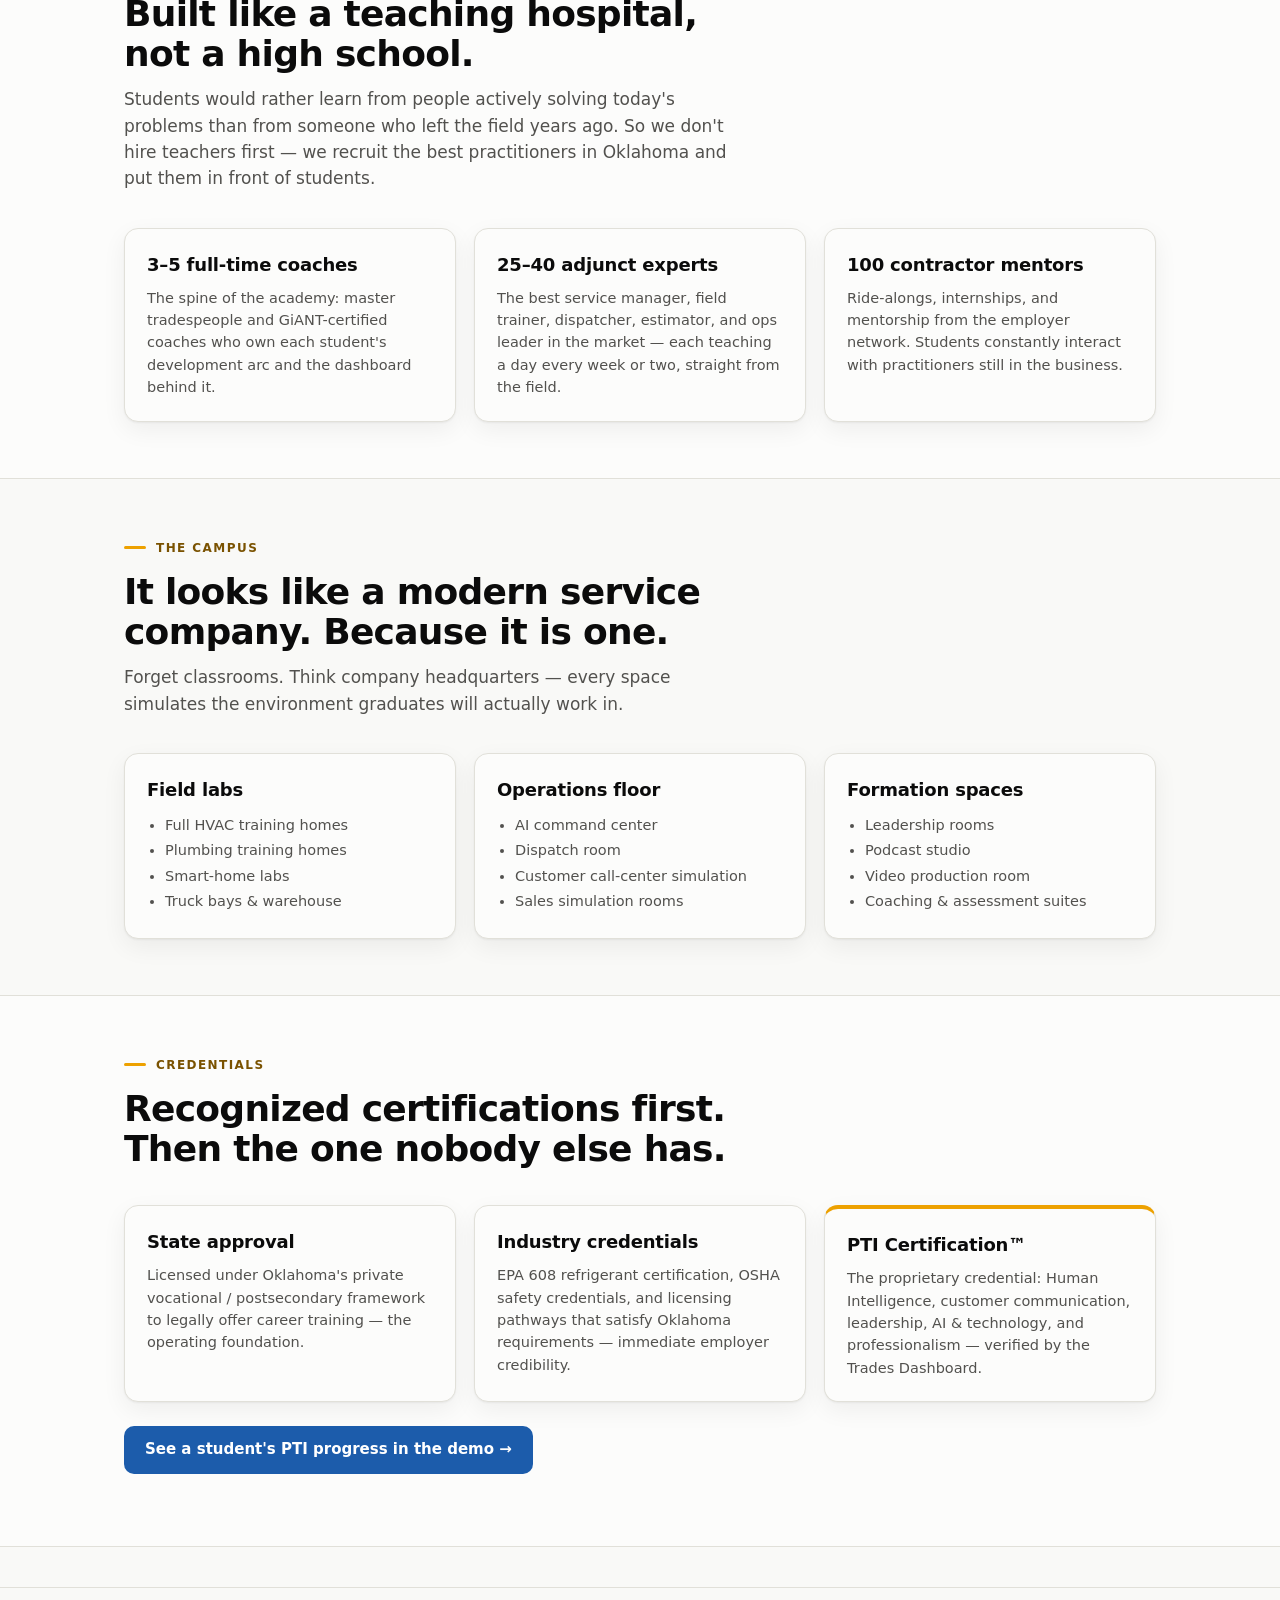
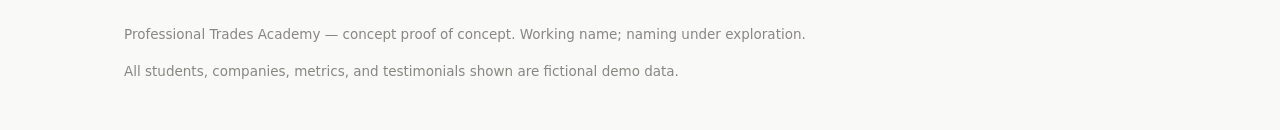
<file: program.html>
<!DOCTYPE html>
<html lang="en">
<head>
<meta charset="UTF-8">
<meta name="viewport" content="width=device-width, initial-scale=1.0">
<title>The Program — Professional Trades Academy</title>
<link rel="icon" href="data:image/svg+xml,<svg xmlns=%22http://www.w3.org/2000/svg%22 viewBox=%220 0 100 100%22><text y=%22.9em%22 font-size=%2290%22>🛠️</text></svg>">
<link rel="stylesheet" href="assets/css/style.css">
</head>
<body>

<nav class="topnav">
  <div class="wrap">
    <a class="brandmark" href="index.html">
      <span class="glyph">PT</span>
      <span>Professional Trades Academy<small>Oklahoma City · Concept</small></span>
    </a>
    <div class="navlinks">
      <a href="index.html">Vision</a>
      <a href="program.html" class="active">Program</a>
      <a href="employers.html">Employers</a>
      <a href="dashboard.html" class="cta">Product demo</a>
    </div>
  </div>
</nav>

<header class="hero" style="padding-bottom:32px">
  <div class="wrap">
    <span class="kicker">The program</span>
    <h1>Nine to twelve months. <em>Five intelligences.</em> One standard.</h1>
    <p class="lede">
      Three semesters that move a student from fundamentals to a paid field internship —
      with human, digital, business, and character formation threaded through every technical lab.
    </p>
  </div>
</header>

<section class="section">
  <div class="wrap">
    <div class="section-head">
      <span class="kicker">Curriculum</span>
      <h2>The three-semester arc</h2>
    </div>

    <div class="phase">
      <div class="when">Semester 1<small>Foundations</small></div>
      <div>
        <h3>Learn the craft. Install the habits.</h3>
        <p>Trade fundamentals and safety, alongside the professional baseline: every student gets a
        Five Voices profile in week one, and every lab includes communication coaching.</p>
        <div class="pills">
          <span class="pill tinted" style="--int-color:var(--int-technical)">Trade fundamentals</span>
          <span class="pill tinted" style="--int-color:var(--int-technical)">Safety &amp; code</span>
          <span class="pill tinted" style="--int-color:var(--int-human)">Five Voices</span>
          <span class="pill tinted" style="--int-color:var(--int-human)">Customer service</span>
          <span class="pill tinted" style="--int-color:var(--int-digital)">AI basics</span>
          <span class="pill tinted" style="--int-color:var(--int-character)">Professional habits</span>
          <span class="pill tinted" style="--int-color:var(--int-character)">Jobsite excellence</span>
        </div>
      </div>
    </div>

    <div class="phase">
      <div class="when">Semester 2<small>Application</small></div>
      <div>
        <h3>Diagnose faster. Communicate under pressure.</h3>
        <p>Advanced diagnostics with AI as a verified assistant, estimating and documentation,
        selling with integrity, and conflict simulations with real customer scenarios.</p>
        <div class="pills">
          <span class="pill tinted" style="--int-color:var(--int-technical)">Advanced diagnostics</span>
          <span class="pill tinted" style="--int-color:var(--int-digital)">Using AI in the field</span>
          <span class="pill tinted" style="--int-color:var(--int-digital)">Documentation</span>
          <span class="pill tinted" style="--int-color:var(--int-business)">Estimating</span>
          <span class="pill tinted" style="--int-color:var(--int-business)">Selling with integrity</span>
          <span class="pill tinted" style="--int-color:var(--int-human)">Conflict</span>
          <span class="pill tinted" style="--int-color:var(--int-human)">Leadership</span>
          <span class="pill tinted" style="--int-color:var(--int-character)">Problem solving</span>
        </div>
      </div>
    </div>

    <div class="phase">
      <div class="when">Semester 3<small>Field</small></div>
      <div>
        <h3>Prove it in a customer's home.</h3>
        <p>A 240-hour paid internship with an employer partner, a capstone project, a leadership
        assessment, and career placement — with the Trades Dashboard tracking every mile.</p>
        <div class="pills">
          <span class="pill tinted" style="--int-color:var(--int-technical)">Field internship</span>
          <span class="pill tinted" style="--int-color:var(--int-technical)">Apprenticeship pathway</span>
          <span class="pill tinted" style="--int-color:var(--int-business)">Capstone</span>
          <span class="pill tinted" style="--int-color:var(--int-human)">Leadership assessment</span>
          <span class="pill tinted" style="--int-color:var(--int-character)">Career placement</span>
        </div>
      </div>
    </div>
  </div>
</section>

<section class="section alt">
  <div class="wrap">
    <div class="section-head">
      <span class="kicker">Faculty model</span>
      <h2>Built like a teaching hospital, not a high school.</h2>
      <p>Students would rather learn from people actively solving today's problems than from
      someone who left the field years ago. So we don't hire teachers first — we recruit the
      best practitioners in Oklahoma and put them in front of students.</p>
    </div>
    <div class="grid cols-3">
      <div class="card">
        <h3>3–5 full-time coaches</h3>
        <p>The spine of the academy: master tradespeople and GiANT-certified coaches who own each
        student's development arc and the dashboard behind it.</p>
      </div>
      <div class="card">
        <h3>25–40 adjunct experts</h3>
        <p>The best service manager, field trainer, dispatcher, estimator, and ops leader in the market —
        each teaching a day every week or two, straight from the field.</p>
      </div>
      <div class="card">
        <h3>100 contractor mentors</h3>
        <p>Ride-alongs, internships, and mentorship from the employer network. Students constantly
        interact with practitioners still in the business.</p>
      </div>
    </div>
  </div>
</section>

<section class="section">
  <div class="wrap">
    <div class="section-head">
      <span class="kicker">The campus</span>
      <h2>It looks like a modern service company. Because it is one.</h2>
      <p>Forget classrooms. Think company headquarters — every space simulates the environment
      graduates will actually work in.</p>
    </div>
    <div class="grid cols-3">
      <div class="card"><h3>Field labs</h3><ul><li>Full HVAC training homes</li><li>Plumbing training homes</li><li>Smart-home labs</li><li>Truck bays &amp; warehouse</li></ul></div>
      <div class="card"><h3>Operations floor</h3><ul><li>AI command center</li><li>Dispatch room</li><li>Customer call-center simulation</li><li>Sales simulation rooms</li></ul></div>
      <div class="card"><h3>Formation spaces</h3><ul><li>Leadership rooms</li><li>Podcast studio</li><li>Video production room</li><li>Coaching &amp; assessment suites</li></ul></div>
    </div>
  </div>
</section>

<section class="section alt">
  <div class="wrap">
    <div class="section-head">
      <span class="kicker">Credentials</span>
      <h2>Recognized certifications first. Then the one nobody else has.</h2>
    </div>
    <div class="grid cols-3">
      <div class="card">
        <h3>State approval</h3>
        <p>Licensed under Oklahoma's private vocational / postsecondary framework to legally offer
        career training — the operating foundation.</p>
      </div>
      <div class="card">
        <h3>Industry credentials</h3>
        <p>EPA 608 refrigerant certification, OSHA safety credentials, and licensing pathways
        that satisfy Oklahoma requirements — immediate employer credibility.</p>
      </div>
      <div class="card" style="border-top:4px solid var(--accent)">
        <h3>PTI Certification™</h3>
        <p>The proprietary credential: Human Intelligence, customer communication, leadership,
        AI &amp; technology, and professionalism — verified by the Trades Dashboard.</p>
      </div>
    </div>
    <p style="margin-top:24px"><a class="btn primary" href="dashboard.html">See a student's PTI progress in the demo →</a></p>
  </div>
</section>

<footer class="footer">
  <div class="wrap">
    <span>Professional Trades Academy — concept proof of concept. Working name; naming under exploration.</span>
    <span>All students, companies, metrics, and testimonials shown are fictional demo data.</span>
  </div>
</footer>

</body>
</html>
</file>
<file: assets/css/style.css>
/* ============================================================
   Professional Trades Academy — proof-of-concept design system
   Pure CSS, no dependencies. Light + dark via prefers-color-scheme
   with data-theme overrides so an explicit toggle always wins.
   ============================================================ */

:root {
  /* surfaces & ink (light) */
  --page: #f9f9f7;
  --surface: #fcfcfb;
  --surface-2: #f0efec;
  --ink: #0b0b0b;
  --ink-2: #52514e;
  --ink-3: #898781;
  --line: #e1e0d9;
  --ring: rgba(11, 11, 11, 0.10);

  /* brand */
  --brand: #1c5cab;
  --brand-strong: #104281;
  --brand-ink: #ffffff;
  --accent: #eda100;
  --accent-ink: #7a5200;

  /* five intelligences (validated categorical palette, light) */
  --int-technical: #2a78d6;
  --int-human: #1baf7a;
  --int-digital: #4a3aa7;
  --int-business: #eda100;
  --int-character: #008300;

  --good: #006300;
  --shadow: 0 1px 2px rgba(11, 11, 11, 0.05), 0 8px 24px rgba(11, 11, 11, 0.06);
  --radius: 14px;
  --radius-sm: 8px;

  font-size: 16px;
}

@media (prefers-color-scheme: dark) {
  :root {
    --page: #0d0d0d;
    --surface: #1a1a19;
    --surface-2: #232322;
    --ink: #ffffff;
    --ink-2: #c3c2b7;
    --ink-3: #898781;
    --line: #2c2c2a;
    --ring: rgba(255, 255, 255, 0.10);

    --brand: #5598e7;
    --brand-strong: #86b6ef;
    --brand-ink: #0d1f38;
    --accent: #eda100;
    --accent-ink: #ffd77a;

    --int-technical: #3987e5;
    --int-human: #199e70;
    --int-digital: #9085e9;
    --int-business: #c98500;
    --int-character: #008300;

    --good: #0ca30c;
    --shadow: 0 1px 2px rgba(0, 0, 0, 0.4), 0 8px 24px rgba(0, 0, 0, 0.35);
  }
}

/* explicit theme override (artifact viewer toggle) beats the media query */
:root[data-theme="light"] {
  --page: #f9f9f7; --surface: #fcfcfb; --surface-2: #f0efec;
  --ink: #0b0b0b; --ink-2: #52514e; --ink-3: #898781;
  --line: #e1e0d9; --ring: rgba(11,11,11,0.10);
  --brand: #1c5cab; --brand-strong: #104281; --brand-ink: #ffffff;
  --accent: #eda100; --accent-ink: #7a5200;
  --int-technical: #2a78d6; --int-human: #1baf7a; --int-digital: #4a3aa7;
  --int-business: #eda100; --int-character: #008300;
  --good: #006300;
  --shadow: 0 1px 2px rgba(11,11,11,0.05), 0 8px 24px rgba(11,11,11,0.06);
}
:root[data-theme="dark"] {
  --page: #0d0d0d; --surface: #1a1a19; --surface-2: #232322;
  --ink: #ffffff; --ink-2: #c3c2b7; --ink-3: #898781;
  --line: #2c2c2a; --ring: rgba(255,255,255,0.10);
  --brand: #5598e7; --brand-strong: #86b6ef; --brand-ink: #0d1f38;
  --accent: #eda100; --accent-ink: #ffd77a;
  --int-technical: #3987e5; --int-human: #199e70; --int-digital: #9085e9;
  --int-business: #c98500; --int-character: #008300;
  --good: #0ca30c;
  --shadow: 0 1px 2px rgba(0,0,0,0.4), 0 8px 24px rgba(0,0,0,0.35);
}

* { box-sizing: border-box; }

body {
  margin: 0;
  background: var(--page);
  color: var(--ink);
  font-family: system-ui, -apple-system, "Segoe UI", sans-serif;
  line-height: 1.55;
  -webkit-font-smoothing: antialiased;
}

img, svg { max-width: 100%; }
a { color: var(--brand); text-decoration: none; }
a:hover { text-decoration: underline; }

.wrap { max-width: 1080px; margin: 0 auto; padding: 0 24px; }

/* ---------- top navigation ---------- */
.topnav {
  position: sticky; top: 0; z-index: 50;
  background: color-mix(in srgb, var(--page) 88%, transparent);
  backdrop-filter: blur(10px);
  border-bottom: 1px solid var(--line);
}
.topnav .wrap {
  display: flex; align-items: center; gap: 24px;
  height: 60px;
}
.brandmark {
  display: flex; align-items: center; gap: 10px;
  font-weight: 750; letter-spacing: -0.01em; color: var(--ink);
  white-space: nowrap;
}
.brandmark:hover { text-decoration: none; }
.brandmark .glyph {
  width: 28px; height: 28px; border-radius: 7px;
  background: var(--brand);
  color: var(--brand-ink);
  display: grid; place-items: center;
  font-size: 13px; font-weight: 800;
}
.brandmark small {
  display: block; font-size: 10px; font-weight: 600;
  color: var(--ink-3); letter-spacing: 0.08em; text-transform: uppercase;
}
.navlinks { display: flex; gap: 4px; margin-left: auto; flex-wrap: wrap; }
.navlinks a {
  padding: 7px 12px; border-radius: 999px;
  color: var(--ink-2); font-size: 14px; font-weight: 550;
}
.navlinks a:hover { background: var(--surface-2); text-decoration: none; color: var(--ink); }
.navlinks a.active { background: var(--ink); color: var(--page); }
.navlinks a.cta {
  background: var(--brand); color: var(--brand-ink);
}
.navlinks a.cta:hover { background: var(--brand-strong); }
@media (max-width: 760px) {
  .topnav .wrap { height: auto; flex-wrap: wrap; padding: 10px 16px 12px; gap: 8px; }
  .navlinks { margin-left: 0; width: 100%; }
  .navlinks a { padding: 6px 10px; font-size: 13px; }
}

/* ---------- hero ---------- */
.hero { padding: 72px 0 56px; }
.hero .kicker { margin-bottom: 18px; }
.hero h1 {
  font-size: clamp(34px, 5.2vw, 58px);
  line-height: 1.06; letter-spacing: -0.025em; font-weight: 800;
  margin: 0 0 20px; max-width: 17ch;
}
.hero h1 em { font-style: normal; color: var(--brand); }
.hero .lede {
  font-size: clamp(17px, 2vw, 20px); color: var(--ink-2);
  max-width: 56ch; margin: 0 0 28px;
}
.hero .actions { display: flex; gap: 12px; flex-wrap: wrap; }

.kicker {
  display: inline-block;
  font-size: 12px; font-weight: 700; letter-spacing: 0.12em;
  text-transform: uppercase; color: var(--accent-ink);
}
.kicker::before {
  content: ""; display: inline-block; width: 22px; height: 3px;
  background: var(--accent); border-radius: 2px;
  margin-right: 10px; vertical-align: 3px;
}

.btn {
  display: inline-flex; align-items: center; gap: 8px;
  padding: 11px 20px; border-radius: 10px;
  font-size: 15px; font-weight: 650; cursor: pointer;
  border: 1px solid transparent;
  transition: background 0.15s ease, border-color 0.15s ease;
  font-family: inherit;
}
.btn:hover { text-decoration: none; }
.btn.primary { background: var(--brand); color: var(--brand-ink); }
.btn.primary:hover { background: var(--brand-strong); }
.btn.ghost { border-color: var(--line); color: var(--ink); background: var(--surface); }
.btn.ghost:hover { border-color: var(--ink-3); }

/* ---------- sections ---------- */
.section { padding: 56px 0; }
.section.alt {
  background: var(--surface);
  border-top: 1px solid var(--line);
  border-bottom: 1px solid var(--line);
}
.section-head { max-width: 62ch; margin-bottom: 36px; }
.section-head h2 {
  font-size: clamp(26px, 3.4vw, 36px); letter-spacing: -0.02em;
  line-height: 1.12; margin: 12px 0 12px; font-weight: 775;
}
.section-head p { color: var(--ink-2); margin: 0; font-size: 17px; }

/* ---------- cards ---------- */
.grid { display: grid; gap: 18px; }
.grid.cols-2 { grid-template-columns: repeat(2, 1fr); }
.grid.cols-3 { grid-template-columns: repeat(3, 1fr); }
.grid.cols-5 { grid-template-columns: repeat(5, 1fr); }
@media (max-width: 900px) {
  .grid.cols-3, .grid.cols-5 { grid-template-columns: repeat(2, 1fr); }
}
@media (max-width: 600px) {
  .grid.cols-2, .grid.cols-3, .grid.cols-5 { grid-template-columns: 1fr; }
}

.card {
  background: var(--surface);
  border: 1px solid var(--line);
  border-radius: var(--radius);
  padding: 22px;
  box-shadow: var(--shadow);
}
.card h3 { margin: 0 0 8px; font-size: 18px; letter-spacing: -0.01em; }
.card p { margin: 0; color: var(--ink-2); font-size: 14.5px; }
.card ul { margin: 10px 0 0; padding-left: 18px; color: var(--ink-2); font-size: 14.5px; }
.card li { margin: 3px 0; }

.int-card { border-top: 4px solid var(--int-color, var(--brand)); }
.int-chip {
  display: inline-flex; align-items: center; gap: 7px;
  font-size: 12px; font-weight: 700; letter-spacing: 0.06em;
  text-transform: uppercase; color: var(--ink-2); margin-bottom: 10px;
}
.int-chip .dot {
  width: 10px; height: 10px; border-radius: 3px;
  background: var(--int-color, var(--brand));
}

/* ---------- comparison table ---------- */
.tablewrap { overflow-x: auto; border: 1px solid var(--line); border-radius: var(--radius); background: var(--surface); }
table.compare { width: 100%; border-collapse: collapse; font-size: 15px; min-width: 560px; }
table.compare th, table.compare td { padding: 13px 18px; text-align: left; border-bottom: 1px solid var(--line); }
table.compare tr:last-child td { border-bottom: none; }
table.compare th { font-size: 12.5px; text-transform: uppercase; letter-spacing: 0.08em; color: var(--ink-3); }
table.compare td:first-child { color: var(--ink-3); font-size: 13.5px; }
table.compare td strong { font-weight: 650; }

/* ---------- quote block ---------- */
.bigquote {
  border-left: 4px solid var(--accent);
  padding: 6px 0 6px 24px; margin: 0;
  font-size: clamp(19px, 2.6vw, 26px); line-height: 1.35;
  letter-spacing: -0.015em; font-weight: 650; max-width: 30ch;
}
.bigquote footer { margin-top: 14px; font-size: 14px; font-weight: 500; color: var(--ink-3); }

/* ---------- stat strip ---------- */
.statstrip { display: grid; grid-template-columns: repeat(4, 1fr); gap: 18px; }
@media (max-width: 800px) { .statstrip { grid-template-columns: repeat(2, 1fr); } }
.stat { padding: 18px 20px; background: var(--surface); border: 1px solid var(--line); border-radius: var(--radius); }
.stat .num { font-size: 30px; font-weight: 800; letter-spacing: -0.02em; line-height: 1.1; }
.stat .lbl { font-size: 13px; color: var(--ink-2); margin-top: 4px; }

/* ---------- semester / phase layout ---------- */
.phase {
  display: grid; grid-template-columns: 180px 1fr; gap: 24px;
  padding: 26px 0; border-top: 1px solid var(--line);
}
.phase:last-of-type { border-bottom: 1px solid var(--line); }
@media (max-width: 700px) { .phase { grid-template-columns: 1fr; gap: 8px; } }
.phase .when { font-weight: 750; font-size: 15px; }
.phase .when small { display: block; font-weight: 500; color: var(--ink-3); margin-top: 2px; }
.phase h3 { margin: 0 0 6px; font-size: 19px; letter-spacing: -0.01em; }
.phase p { margin: 0 0 10px; color: var(--ink-2); font-size: 15px; max-width: 62ch; }

.pills { display: flex; flex-wrap: wrap; gap: 8px; }
.pill {
  font-size: 13px; font-weight: 550; padding: 5px 12px;
  border-radius: 999px; border: 1px solid var(--line);
  background: var(--surface); color: var(--ink-2);
}
.pill.tinted { border-color: transparent; background: color-mix(in srgb, var(--int-color, var(--brand)) 14%, var(--surface)); color: var(--ink); }

/* ---------- footer ---------- */
.footer {
  border-top: 1px solid var(--line);
  padding: 36px 0 48px; margin-top: 40px;
  color: var(--ink-3); font-size: 13.5px;
}
.footer .wrap { display: flex; justify-content: space-between; gap: 16px; flex-wrap: wrap; }

/* ============================================================
   Dashboard
   ============================================================ */
.dash-head {
  display: flex; align-items: center; gap: 16px; flex-wrap: wrap;
  padding: 28px 0 20px;
}
.dash-head h1 { font-size: 26px; letter-spacing: -0.02em; margin: 0; }
.dash-head .sub { color: var(--ink-2); font-size: 14px; margin: 2px 0 0; }
.viewtoggle {
  margin-left: auto; display: inline-flex; padding: 3px;
  background: var(--surface-2); border-radius: 10px; border: 1px solid var(--line);
}
.viewtoggle button {
  border: 0; background: transparent; color: var(--ink-2);
  font: inherit; font-size: 14px; font-weight: 600;
  padding: 7px 16px; border-radius: 8px; cursor: pointer;
}
.viewtoggle button.on { background: var(--surface); color: var(--ink); box-shadow: var(--shadow); }
@media (max-width: 560px) {
  .viewtoggle { margin-left: 0; width: 100%; }
  .viewtoggle button { flex: 1; padding: 7px 8px; font-size: 13px; }
}

.demo-note {
  font-size: 13px; color: var(--ink-2);
  background: color-mix(in srgb, var(--accent) 12%, var(--surface));
  border: 1px solid color-mix(in srgb, var(--accent) 35%, var(--line));
  border-radius: var(--radius-sm); padding: 9px 14px; margin-bottom: 20px;
}

.dash-layout { display: grid; grid-template-columns: 300px 1fr; gap: 20px; align-items: start; padding-bottom: 56px; }
@media (max-width: 860px) { .dash-layout { grid-template-columns: 1fr; } }

/* roster */
.roster { display: flex; flex-direction: column; gap: 8px; }
.roster-item {
  display: flex; align-items: center; gap: 12px; width: 100%;
  text-align: left; font: inherit; cursor: pointer;
  background: var(--surface); border: 1px solid var(--line);
  border-radius: 12px; padding: 11px 13px; color: var(--ink);
}
.roster-item:hover { border-color: var(--ink-3); }
.roster-item.on { border-color: var(--brand); box-shadow: 0 0 0 2px color-mix(in srgb, var(--brand) 30%, transparent); }
.avatar {
  width: 38px; height: 38px; border-radius: 50%;
  display: grid; place-items: center; flex: none;
  background: var(--surface-2); color: var(--ink-2);
  font-size: 13px; font-weight: 750;
  border: 1px solid var(--line);
}
.roster-item .who { min-width: 0; }
.roster-item .who .nm { font-weight: 650; font-size: 14.5px; line-height: 1.25; }
.roster-item .who .mt { font-size: 12.5px; color: var(--ink-3); }
.roster-item .ov {
  margin-left: auto; font-weight: 750; font-size: 15px;
  font-variant-numeric: tabular-nums;
}

/* profile */
.profile { display: flex; flex-direction: column; gap: 18px; min-width: 0; }
.profile-top {
  display: flex; gap: 16px; align-items: center; flex-wrap: wrap;
  background: var(--surface); border: 1px solid var(--line);
  border-radius: var(--radius); padding: 20px 22px; box-shadow: var(--shadow);
}
.profile-top .avatar { width: 52px; height: 52px; font-size: 17px; }
.profile-top h2 { margin: 0; font-size: 21px; letter-spacing: -0.015em; }
.profile-top .meta { color: var(--ink-2); font-size: 13.5px; margin-top: 2px; }
.status-badge {
  margin-left: auto;
  font-size: 12.5px; font-weight: 700; letter-spacing: 0.04em;
  padding: 6px 13px; border-radius: 999px;
  background: var(--surface-2); color: var(--ink-2); border: 1px solid var(--line);
}
.status-badge.grad {
  background: color-mix(in srgb, var(--good) 14%, var(--surface));
  color: var(--good);
  border-color: color-mix(in srgb, var(--good) 40%, var(--line));
}

.panelgrid { display: grid; grid-template-columns: minmax(0,5fr) minmax(0,7fr); gap: 18px; }
@media (max-width: 1000px) { .panelgrid { grid-template-columns: 1fr; } }

.panel {
  background: var(--surface); border: 1px solid var(--line);
  border-radius: var(--radius); padding: 20px 22px; box-shadow: var(--shadow);
  min-width: 0;
}
.panel h3 {
  margin: 0 0 4px; font-size: 12.5px; font-weight: 700;
  text-transform: uppercase; letter-spacing: 0.09em; color: var(--ink-3);
}
.panel .panel-sub { font-size: 13px; color: var(--ink-2); margin: 0 0 14px; }

/* intelligence bars */
.intbar { display: grid; grid-template-columns: 96px 1fr 84px; gap: 12px; align-items: center; padding: 7px 0; }
.intbar .lb { font-size: 13.5px; font-weight: 600; }
.intbar .track { height: 8px; border-radius: 4px; background: var(--surface-2); overflow: hidden; }
.intbar .fill { display: block; height: 100%; border-radius: 4px; background: var(--int-color); }
.intbar .vals { display: flex; align-items: baseline; gap: 6px; justify-content: flex-end; }
.intbar .val { font-weight: 750; font-size: 14px; font-variant-numeric: tabular-nums; }
.intbar .spark { flex: none; }

/* stat tiles inside dashboard */
.tiles { display: grid; grid-template-columns: repeat(4, 1fr); gap: 12px; }
.tiles.five { grid-template-columns: repeat(5, 1fr); }
@media (max-width: 900px) { .tiles.five { grid-template-columns: repeat(2, 1fr); } }
@media (max-width: 700px) { .tiles { grid-template-columns: repeat(2, 1fr); } }

/* two-column split that stacks on mobile */
.split { display: grid; grid-template-columns: 1fr 1fr; gap: 40px; align-items: center; }
@media (max-width: 800px) { .split { grid-template-columns: 1fr; gap: 28px; } }
.tile { background: var(--surface); border: 1px solid var(--line); border-radius: 12px; padding: 14px 16px; }
.tile .t-num { font-size: 23px; font-weight: 800; letter-spacing: -0.02em; }
.tile .t-num small { font-size: 13px; font-weight: 600; color: var(--ink-3); }
.tile .t-lbl { font-size: 12.5px; color: var(--ink-2); margin-top: 2px; }
.tile .t-delta { font-size: 12px; font-weight: 650; color: var(--good); }

/* certification progress */
.certrow { display: flex; align-items: center; gap: 10px; padding: 8px 0; border-bottom: 1px solid var(--line); font-size: 14px; }
.certrow:last-child { border-bottom: none; }
.certrow .ck {
  width: 20px; height: 20px; border-radius: 50%; flex: none;
  display: grid; place-items: center; font-size: 12px; font-weight: 800;
  border: 1.5px solid var(--line); color: transparent;
}
.certrow.done .ck { background: var(--good); border-color: var(--good); color: #fff; }
.certrow.done .cert-lbl { color: var(--ink); }
.certrow .cert-lbl { color: var(--ink-2); }
.certrow .cert-when { margin-left: auto; font-size: 12px; color: var(--ink-3); }

/* feedback timeline */
.feed { display: flex; flex-direction: column; }
.feed-item { display: grid; grid-template-columns: 14px 1fr; gap: 14px; padding: 10px 0; }
.feed-item .rail { position: relative; }
.feed-item .rail::before {
  content: ""; position: absolute; left: 5px; top: 20px; bottom: -14px;
  width: 2px; background: var(--line);
}
.feed-item:last-child .rail::before { display: none; }
.feed-item .rail .knot {
  position: absolute; top: 5px; left: 0;
  width: 12px; height: 12px; border-radius: 50%;
  background: var(--int-color, var(--brand));
  border: 2px solid var(--surface);
}
.feed-item .fb-head { font-size: 13px; color: var(--ink-3); }
.feed-item .fb-head b { color: var(--ink); font-weight: 650; }
.feed-item .fb-body { font-size: 14px; color: var(--ink-2); margin-top: 2px; }

/* employer view */
.emp-toolbar { display: flex; gap: 10px; flex-wrap: wrap; align-items: center; margin-bottom: 18px; }
.emp-toolbar label { font-size: 13px; color: var(--ink-2); font-weight: 600; }
.emp-toolbar select {
  font: inherit; font-size: 14px; padding: 7px 10px;
  border-radius: 8px; border: 1px solid var(--line);
  background: var(--surface); color: var(--ink);
}
.gradgrid { display: grid; grid-template-columns: repeat(auto-fill, minmax(300px, 1fr)); gap: 18px; padding-bottom: 56px; }
.gradcard {
  background: var(--surface); border: 1px solid var(--line);
  border-radius: var(--radius); padding: 20px; box-shadow: var(--shadow);
  display: flex; flex-direction: column; gap: 14px;
}
.gradcard .top { display: flex; align-items: center; gap: 12px; }
.gradcard h3 { margin: 0; font-size: 17px; }
.gradcard .meta { font-size: 12.5px; color: var(--ink-3); }
.gradcard .mini { display: flex; gap: 14px; align-items: center; }
.gradcard .facts { display: grid; gap: 5px; font-size: 13px; color: var(--ink-2); flex: 1; min-width: 0; }
.gradcard .facts b { color: var(--ink); font-variant-numeric: tabular-nums; }
.reserve-btn {
  border: 0; border-radius: 10px; padding: 10px 14px;
  background: var(--brand); color: var(--brand-ink);
  font: inherit; font-size: 14px; font-weight: 650; cursor: pointer;
}
.reserve-btn:hover { background: var(--brand-strong); }
.reserve-btn.reserved { background: var(--surface-2); color: var(--good); cursor: default; }

/* chart text */
.chart-lbl { font-size: 11px; font-weight: 600; fill: var(--ink-2); }
.chart-val { font-size: 11px; font-weight: 750; fill: var(--ink); }

.hidden { display: none !important; }

/* tooltip (single element, repositioned on hover) */
#viz-tip {
  position: fixed; z-index: 100; pointer-events: none;
  background: var(--ink); color: var(--page);
  font-size: 12.5px; font-weight: 550; line-height: 1.4;
  padding: 7px 11px; border-radius: 8px;
  box-shadow: 0 4px 16px rgba(0,0,0,0.25);
  max-width: 260px; opacity: 0; transition: opacity 0.08s ease;
}
#viz-tip.show { opacity: 1; }
</file>
